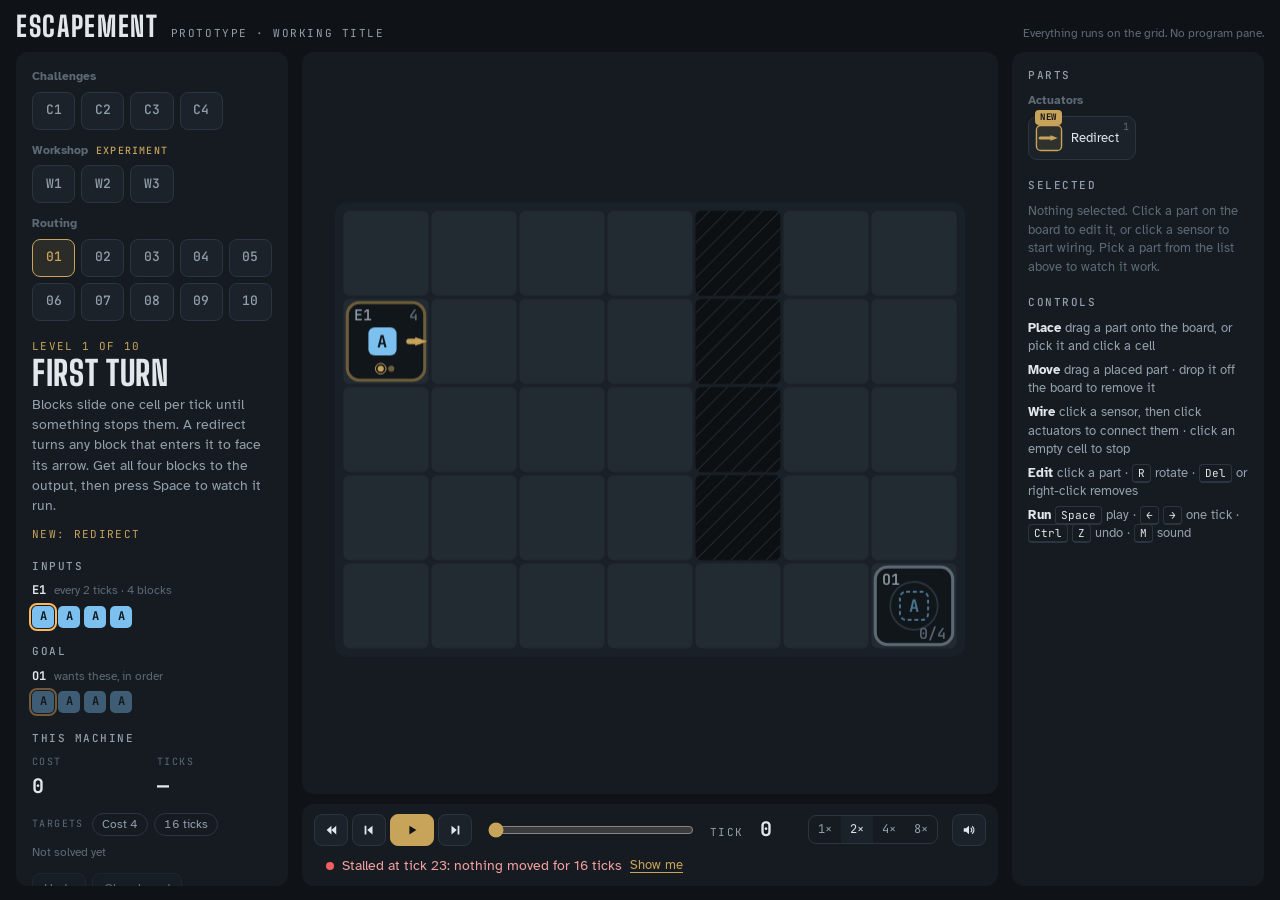
<file: docs/index.html>
<!doctype html>
<html lang="en">
<head>
<meta charset="utf-8">
<meta name="viewport" content="width=device-width, initial-scale=1, viewport-fit=cover">
<title>Escapement Prototype</title>
<meta name="claude:viewport-fit-sides" content="cover">
<link rel="preconnect" href="https://fonts.googleapis.com">
<link rel="preconnect" href="https://fonts.gstatic.com" crossorigin>
<link rel="stylesheet" href="https://fonts.googleapis.com/css2?family=Atkinson+Hyperlegible:wght@400;700&family=Big+Shoulders+Display:wght@700;800&family=JetBrains+Mono:wght@500;700&display=swap">
<style>
:root {
  /* Layout: workbench. Level brief | board with transport beneath | parts and inspector */
  --bg: #0f1317;
  --panel: #151b21;
  --panel-2: #1b222a;
  --board: #1a2027;
  --cell: #222a32;
  --plate: #262a24;
  --recess: #11161b;
  --wall: #0c1013;
  --line: #2c353f;
  --ink: #e2e7eb;
  --muted: #93a0ab;
  --faint: #5d6a76;
  --steel: #6d8594;
  --steel-ink: #b4c6d1;
  --steel-fill: rgba(109, 133, 148, 0.16);
  --brass: #c8a35a;
  --brass-dim: #6e5d3b;
  --brass-fill: rgba(200, 163, 90, 0.12);
  --lit: #ffb75e;
  --lit-fill: rgba(255, 183, 94, 0.22);
  --lit-soft: rgba(255, 183, 94, 0.08);
  --wire: #6a5134;
  --ok: #5cc694;
  --bad: #ef5f5f;
  --f-display: "Big Shoulders Display", "Arial Narrow", sans-serif;
  --f-body: "Atkinson Hyperlegible", system-ui, sans-serif;
  --f-mono: "JetBrains Mono", ui-monospace, monospace;
  color-scheme: dark;
}

[hidden] { display: none !important; }
html, body { height: 100%; }
body {
  margin: 0;
  background: var(--bg);
  color: var(--ink);
  font: 14px/1.45 var(--f-body);
}
button { font: inherit; color: inherit; }
:focus-visible { outline: 2px solid var(--lit); outline-offset: 2px; }

#app {
  box-sizing: border-box;
  height: 100%;
  display: flex;
  flex-direction: column;
  padding-left: max(16px, env(safe-area-inset-left, 0px));
  padding-right: max(16px, env(safe-area-inset-right, 0px));
}

.top {
  flex: none;
  display: flex;
  align-items: baseline;
  gap: 12px;
  flex-wrap: wrap;
  padding-block: 12px 10px;
}
.brand {
  font-family: var(--f-display);
  font-weight: 800;
  font-size: 28px;
  letter-spacing: 0.06em;
  text-transform: uppercase;
  line-height: 1;
}
.brand-tag {
  font-family: var(--f-mono);
  font-size: 11px;
  letter-spacing: 0.14em;
  text-transform: uppercase;
  color: var(--muted);
}
.top-note { margin-left: auto; color: var(--faint); font-size: 12px; }

.main {
  flex: 1;
  min-height: 0;
  display: grid;
  grid-template-columns: 272px minmax(0, 1fr) 252px;
  gap: 14px;
  padding-bottom: 14px;
}
.panel {
  background: var(--panel);
  border-radius: 12px;
  padding: 16px;
  overflow: auto;
  min-height: 0;
  min-width: 0;
  display: flex;
  flex-direction: column;
  gap: 18px;
}

h1 {
  margin: 2px 0 6px;
  font-family: var(--f-display);
  font-weight: 800;
  font-size: 34px;
  line-height: 0.95;
  letter-spacing: 0.02em;
  text-transform: uppercase;
  text-wrap: balance;
  overflow-wrap: anywhere;
}
h2 {
  margin: 0 0 8px;
  font-family: var(--f-mono);
  font-weight: 500;
  font-size: 11px;
  letter-spacing: 0.14em;
  text-transform: uppercase;
  color: var(--muted);
}
h3 {
  margin: 0 0 6px;
  font-size: 12px;
  font-weight: 700;
  color: var(--faint);
}
.eyebrow {
  margin: 0;
  font-family: var(--f-mono);
  font-size: 11px;
  letter-spacing: 0.12em;
  text-transform: uppercase;
  color: var(--brass);
}
.brief-text { margin: 0; color: var(--muted); max-width: 62ch; }
section { min-width: 0; }

/* Level list */
.levels { display: flex; flex-direction: column; gap: 12px; }
.lvl-group h3 { margin: 0 0 6px; }
.lvl-group .exp { margin-left: 4px; font-family: var(--f-mono); font-size: 10px; font-weight: 500; letter-spacing: 0.12em; text-transform: uppercase; color: var(--brass); }
.lvl-grid { display: grid; grid-template-columns: repeat(5, minmax(0, 1fr)); gap: 6px; }
.recipes { display: flex; flex-direction: column; gap: 6px; }
.recipe { display: flex; align-items: center; gap: 6px; color: var(--faint); font-family: var(--f-mono); font-size: 13px; }
.score.three { grid-template-columns: 1fr 1fr 1fr; }
.lvl {
  position: relative;
  display: grid;
  place-items: center;
  height: 38px;
  padding: 0;
  border: 1px solid var(--line);
  border-radius: 8px;
  background: var(--panel-2);
  color: var(--muted);
  font-family: var(--f-mono);
  font-size: 13px;
  font-weight: 500;
  font-variant-numeric: tabular-nums;
  cursor: pointer;
}
.lvl:hover { border-color: var(--brass-dim); color: var(--ink); }
.lvl[aria-current="true"] { border-color: var(--brass); background: var(--brass-fill); color: var(--brass); }
.lvl-done, .lvl-star { position: absolute; top: 3px; right: 3px; width: 11px; height: 11px; }
.lvl-done { color: var(--ok); }
.lvl-star { color: var(--brass); }
.newparts {
  margin: 10px 0 0;
  font-family: var(--f-mono);
  font-size: 11px;
  letter-spacing: 0.12em;
  text-transform: uppercase;
  color: var(--brass);
}
.pnew {
  position: absolute;
  top: -7px;
  left: 6px;
  padding: 1px 5px;
  border-radius: 4px;
  background: var(--brass);
  color: var(--bg);
  font-family: var(--f-mono);
  font-size: 9px;
  font-weight: 700;
  letter-spacing: 0.08em;
  text-transform: uppercase;
}
.targets { display: flex; flex-wrap: wrap; align-items: center; gap: 6px; margin-top: 12px; }
.tlabel { font-family: var(--f-mono); font-size: 10px; letter-spacing: 0.14em; text-transform: uppercase; color: var(--faint); margin-right: 2px; }
.tnote { font-size: 12px; color: var(--faint); }
.pill {
  display: inline-flex;
  align-items: center;
  gap: 4px;
  padding: 2px 9px;
  border: 1px solid var(--line);
  border-radius: 999px;
  font-size: 12px;
  color: var(--muted);
  font-variant-numeric: tabular-nums;
}
.pill.ok { border-color: var(--ok); color: var(--ok); }
.best { margin-top: 8px; }

/* Input / goal strips */
.io { display: flex; flex-direction: column; gap: 6px; }
.io + .io { margin-top: 10px; }
.io-head { display: flex; align-items: baseline; gap: 8px; }
.io-id { font-family: var(--f-mono); font-weight: 700; font-size: 12px; color: var(--ink); }
.io-meta { font-size: 12px; color: var(--faint); }
.strip { display: flex; flex-wrap: wrap; gap: 4px; align-items: center; }
.chip {
  display: inline-grid;
  place-items: center;
  width: 22px;
  height: 22px;
  border-radius: 5px;
  font-family: var(--f-mono);
  font-weight: 700;
  font-size: 12px;
  color: #10161b;
  transition: opacity 0.15s;
}
.strip[data-emit] .chip.used { opacity: 0.22; }
.strip[data-port] .chip { opacity: 0.4; }
.strip[data-port] .chip.done { opacity: 1; }
.chip.next { outline: 2px solid var(--lit); outline-offset: 1px; }
.chip.bad { outline: 2px solid var(--bad); outline-offset: 1px; opacity: 1; }
.repeat { font-size: 11px; color: var(--faint); margin-left: 2px; }
.mini { display: inline-grid; gap: 3px; padding: 6px; border-radius: 7px; border: 1px dashed var(--brass-dim); width: max-content; }
.mini .chip { opacity: 0.85; }

/* Score */
.score { display: grid; grid-template-columns: 1fr 1fr; gap: 10px; }
.stat { display: flex; flex-direction: column; gap: 2px; }
.stat-k { font-family: var(--f-mono); font-size: 10px; letter-spacing: 0.14em; text-transform: uppercase; color: var(--faint); }
.stat-v { font-family: var(--f-mono); font-size: 20px; font-weight: 700; font-variant-numeric: tabular-nums; }
.best { grid-column: 1 / -1; font-size: 12px; color: var(--faint); }
.actions { display: flex; flex-wrap: wrap; gap: 6px; }

.btn {
  padding: 6px 11px;
  border: 1px solid var(--line);
  border-radius: 8px;
  background: var(--panel-2);
  cursor: pointer;
  font-size: 13px;
}
.btn:hover { border-color: var(--brass-dim); }
.btn:disabled { opacity: 0.4; cursor: default; }
.btn.danger:hover { border-color: var(--bad); color: var(--bad); }
.btn.quiet { background: transparent; color: var(--muted); }

/* Stage */
.stage { min-width: 0; min-height: 0; display: flex; flex-direction: column; gap: 10px; }
.boardWrap {
  position: relative;
  flex: 1;
  min-height: 260px;
  border-radius: 12px;
  background: var(--panel);
  overflow: hidden;
}
#board { position: absolute; inset: 0; width: 100%; height: 100%; touch-action: none; user-select: none; }
.part { user-select: none; }
body.dragging, body.dragging * { cursor: grabbing !important; user-select: none; }
.toast {
  position: absolute;
  left: 50%;
  top: 12px;
  transform: translateX(-50%);
  max-width: calc(100% - 32px);
  padding: 7px 12px;
  border-radius: 8px;
  background: var(--panel-2);
  border: 1px solid var(--line);
  font-size: 13px;
  color: var(--ink);
  pointer-events: none;
  opacity: 0;
  transition: opacity 0.2s;
}
.toast.show { opacity: 1; }

.transport {
  flex: none;
  display: flex;
  flex-wrap: wrap;
  align-items: center;
  gap: 10px 14px;
  padding: 10px 12px;
  border-radius: 12px;
  background: var(--panel);
}
.tbtns { display: flex; gap: 4px; }
.tbtn {
  display: grid;
  place-items: center;
  width: 34px;
  height: 32px;
  border: 1px solid var(--line);
  border-radius: 8px;
  background: var(--panel-2);
  cursor: pointer;
}
.tbtn:hover { border-color: var(--brass-dim); }
.tbtn svg { width: 14px; height: 14px; fill: currentColor; }
.tbtn.play { width: 44px; color: var(--bg); background: var(--brass); border-color: var(--brass); }
.tbtn.play:hover { background: var(--lit); border-color: var(--lit); }
#scrub { flex: 1 1 180px; min-width: 120px; accent-color: var(--brass); }
.readout { display: flex; align-items: baseline; gap: 8px; min-width: 84px; }
.tnum { font-family: var(--f-mono); font-size: 20px; font-weight: 700; font-variant-numeric: tabular-nums; min-width: 2.2ch; text-align: right; }
.beat { font-family: var(--f-mono); font-size: 11px; letter-spacing: 0.12em; text-transform: uppercase; color: var(--muted); width: 4ch; }
.speed { display: flex; border: 1px solid var(--line); border-radius: 8px; overflow: hidden; }
.speed button { border: 0; background: transparent; padding: 5px 9px; font-family: var(--f-mono); font-size: 12px; color: var(--muted); cursor: pointer; }
.speed button[aria-pressed="true"] { background: var(--panel-2); color: var(--ink); }
.resultRow { flex-basis: 100%; display: flex; flex-wrap: wrap; align-items: center; gap: 8px 12px; }
.tests { display: flex; gap: 4px; }
.test {
  display: flex; align-items: center; gap: 6px;
  padding: 4px 9px;
  border: 1px solid var(--line);
  border-radius: 999px;
  background: transparent;
  font-size: 12px;
  color: var(--muted);
  cursor: pointer;
}
.test[aria-pressed="true"] { color: var(--ink); background: var(--panel-2); }
.dot { width: 8px; height: 8px; border-radius: 50%; background: var(--faint); flex: none; }
.dot.ok { background: var(--ok); }
.dot.bad { background: var(--bad); }
.result { display: flex; align-items: center; gap: 8px; min-width: 0; }
.result-msg { min-width: 0; }
.result.ok .result-msg { color: var(--ok); }
.result.bad .result-msg { color: #f3a0a0; }
.linkbtn { border: 0; background: none; padding: 0; color: var(--brass); text-decoration: underline; text-underline-offset: 3px; cursor: pointer; font-size: 13px; }
.linkbtn.quiet { margin-top: 12px; color: var(--faint); font-size: 12.5px; }
.linkbtn.quiet:hover { color: var(--muted); }
.btn.primary { background: var(--brass); border-color: var(--brass); color: var(--bg); font-weight: 700; }
.btn.primary:hover { background: var(--lit); border-color: var(--lit); }

/* Solve card */
.celebrate {
  position: absolute;
  inset: 0;
  display: grid;
  place-items: center;
  padding: 16px;
  background: rgba(9, 12, 16, 0.58);
}
.cel-card {
  width: min(380px, 100%);
  display: flex;
  flex-direction: column;
  gap: 12px;
  padding: 20px 22px;
  border: 1px solid var(--brass-dim);
  border-radius: 14px;
  background: var(--panel-2);
}
.cel-card .eyebrow { margin: 0; }
.cel-title {
  margin: 0;
  font-family: var(--f-display);
  font-weight: 800;
  font-size: 44px;
  line-height: 0.9;
  letter-spacing: 0.03em;
  text-transform: uppercase;
  color: var(--ink);
}
.cel-sub { margin: 0; color: var(--muted); font-size: 13.5px; }
.cel-rows { display: flex; flex-direction: column; gap: 6px; padding-block: 4px; }
.cel-row { display: grid; grid-template-columns: 48px 44px minmax(0, 1fr) auto; align-items: baseline; gap: 8px; }
.cel-k { font-family: var(--f-mono); font-size: 10px; letter-spacing: 0.14em; text-transform: uppercase; color: var(--faint); }
.cel-v { font-family: var(--f-mono); font-size: 22px; font-weight: 700; font-variant-numeric: tabular-nums; }
.cel-t { font-size: 12.5px; color: var(--muted); }
.cel-t.ok { color: var(--ok); }
.cel-new { font-family: var(--f-mono); font-size: 10px; letter-spacing: 0.1em; text-transform: uppercase; color: var(--lit); }
.cel-actions { display: flex; flex-wrap: wrap; justify-content: flex-end; gap: 8px; margin-top: 4px; }
@media (prefers-reduced-motion: no-preference) {
  .celebrate:not([hidden]) .cel-card { animation: pop-in 0.3s cubic-bezier(0.2, 0.9, 0.3, 1.25); }
  .boardWrap.shake { animation: shake 0.32s; }
}
@keyframes pop-in { from { transform: scale(0.92); opacity: 0; } to { transform: none; opacity: 1; } }
@keyframes shake {
  0%, 100% { transform: none; }
  25% { transform: translateX(-5px); }
  50% { transform: translateX(4px); }
  75% { transform: translateX(-2px); }
}

/* Parts palette */
.pgroup + .pgroup { margin-top: 12px; }
.pgrid { display: grid; grid-template-columns: 1fr 1fr; gap: 5px; }
.part {
  position: relative;
  display: flex;
  align-items: center;
  gap: 6px;
  padding: 5px 6px 5px 4px;
  border: 1px solid var(--line);
  border-radius: 9px;
  background: var(--panel-2);
  cursor: pointer;
  text-align: left;
  min-width: 0;
}
.part:hover { border-color: var(--brass-dim); }
.part[aria-pressed="true"] { border-color: var(--brass); background: var(--brass-fill); }
.part canvas { width: 32px; height: 32px; flex: none; }
.pname { font-size: 12.5px; min-width: 0; overflow: hidden; text-overflow: ellipsis; white-space: nowrap; padding-right: 8px; }
.pkey { position: absolute; top: 3px; right: 6px; font-family: var(--f-mono); font-size: 10px; color: var(--faint); }

/* Inspector */
.insp-head { display: flex; align-items: center; gap: 10px; }
.insp-head canvas { width: 40px; height: 40px; flex: none; }
.insp-name { font-family: var(--f-display); font-weight: 800; font-size: 22px; text-transform: uppercase; letter-spacing: 0.03em; line-height: 1; }
.insp-fam { font-size: 12px; color: var(--faint); }
.insp-desc { margin: 10px 0 0; color: var(--muted); font-size: 13px; }
.demo { margin: 12px 0 0; }
.demo canvas { display: block; max-width: 100%; }
.demo figcaption { margin-top: 6px; color: var(--faint); font-size: 12px; line-height: 1.4; }
.fields { display: flex; flex-direction: column; gap: 10px; margin-top: 12px; }
.field { display: flex; flex-direction: column; gap: 5px; }
.flabel { font-size: 12px; color: var(--faint); }
.seg { display: flex; flex-wrap: wrap; gap: 4px; }
.seg button {
  min-width: 30px;
  height: 28px;
  padding: 0 7px;
  border: 1px solid var(--line);
  border-radius: 7px;
  background: var(--panel-2);
  cursor: pointer;
  font-family: var(--f-mono);
  font-size: 13px;
}
.seg button[aria-pressed="true"] { border-color: var(--brass); color: var(--brass); background: var(--brass-fill); }
.seg button.chip-btn { color: #10161b; font-weight: 700; border-color: transparent; }
.seg button.chip-btn[aria-pressed="true"] { outline: 2px solid var(--lit); outline-offset: 1px; }
.seg button:disabled { opacity: 0.3; cursor: not-allowed; }
.stepper { display: flex; align-items: center; gap: 6px; }
.stepper span { font-family: var(--f-mono); font-weight: 700; min-width: 2ch; text-align: center; }
.check { display: flex; align-items: center; gap: 8px; font-size: 13px; cursor: pointer; }
.check input { accent-color: var(--brass); width: 16px; height: 16px; }
.wires { display: flex; align-items: center; justify-content: space-between; gap: 8px; font-size: 13px; color: var(--muted); }
.wirebox {
  display: flex;
  flex-direction: column;
  align-items: flex-start;
  gap: 8px;
  padding: 9px 11px;
  border: 1px dashed var(--line);
  border-radius: 8px;
  font-size: 13px;
  color: var(--muted);
}
.wirebox.on { border-style: solid; border-color: var(--lit); background: var(--lit-soft); color: var(--ink); }
.hint { margin: 0; color: var(--faint); font-size: 13px; }

.help { margin: 0; padding: 0; list-style: none; display: flex; flex-direction: column; gap: 6px; font-size: 12.5px; color: var(--muted); }
.help b { color: var(--ink); font-weight: 700; }
kbd {
  font-family: var(--f-mono);
  font-size: 11px;
  padding: 1px 5px;
  border: 1px solid var(--line);
  border-bottom-width: 2px;
  border-radius: 4px;
  color: var(--ink);
}

@media (max-width: 1080px) {
  .main { grid-template-columns: 240px minmax(0, 1fr) 224px; }
  h1 { font-size: 28px; }
}
@media (max-width: 900px) {
  #app { height: auto; min-height: 100%; }
  .main { grid-template-columns: minmax(0, 1fr); }
  .panel { overflow: visible; }
  .boardWrap { flex: none; min-height: 0; aspect-ratio: var(--ar, 1.4); max-height: 80vh; }
  .pgrid { grid-template-columns: repeat(auto-fill, minmax(124px, 1fr)); }
  .top-note { display: none; }
}
@media (prefers-reduced-motion: reduce) {
  .chip, .toast { transition: none; }
}

</style>

</head>
<body>
<div id="app">
  <header class="top">
    <span class="brand">Escapement</span>
    <span class="brand-tag">prototype · working title</span>
    <span class="top-note">Everything runs on the grid. No program pane.</span>
  </header>

  <div class="main">
    <aside class="panel" aria-label="Level">
      <nav class="levels" id="levels" aria-label="Levels"></nav>
      <section id="levelInfo"></section>
      <section id="scoreBox"></section>
    </aside>

    <section class="stage" aria-label="Board">
      <div class="boardWrap" id="boardWrap">
        <canvas id="board" aria-label="Puzzle board"></canvas>
        <div class="toast" id="toast" role="status"></div>
        <div class="celebrate" id="celebrate" hidden>
          <div class="cel-card" role="dialog" aria-labelledby="celTitle">
            <p class="eyebrow" id="celEyebrow">Level</p>
            <h2 class="cel-title" id="celTitle">Solved</h2>
            <p class="cel-sub" id="celSub"></p>
            <div class="cel-rows" id="celRows"></div>
            <div class="cel-actions">
              <button class="btn" id="celStay">Keep tinkering</button>
              <button class="btn primary" id="celNext">Next level</button>
            </div>
          </div>
        </div>
      </div>
      <div class="transport">
        <div class="tbtns">
          <button class="tbtn" id="bReset" aria-label="Back to the start" title="Back to the start (Home)"><svg viewBox="0 0 16 16"><path d="M8.5 3 3 8l5.5 5zM14 3 8.5 8l5.5 5z"/></svg></button>
          <button class="tbtn" id="bBack" aria-label="Back one tick" title="Back one tick (←)"><svg viewBox="0 0 16 16"><path d="M12 3 6 8l6 5zM3 3h2v10H3z"/></svg></button>
          <button class="tbtn play" id="bPlay" aria-label="Play" title="Play (Space)"><svg viewBox="0 0 16 16"><path id="playIcon" d="M5 3l8 5-8 5z"/></svg></button>
          <button class="tbtn" id="bFwd" aria-label="Forward one tick" title="Forward one tick (→)"><svg viewBox="0 0 16 16"><path d="M4 3l6 5-6 5zM11 3h2v10h-2z"/></svg></button>
        </div>
        <input type="range" id="scrub" min="0" max="0" step="1" value="0" aria-label="Scrub through the run">
        <div class="readout">
          <span class="beat">Tick</span>
          <span class="tnum" id="tnum">0</span>
        </div>
        <div class="speed" role="group" aria-label="Speed in ticks per second" id="speed">
          <button data-speed="1">1×</button><button data-speed="2">2×</button><button data-speed="4">4×</button><button data-speed="8">8×</button>
        </div>
        <button class="tbtn" id="bMute" aria-label="Mute sound" title="Sound on (M)">
          <svg viewBox="0 0 16 16" aria-hidden="true">
            <path d="M2 6h2.6L8 3.2v9.6L4.6 10H2z"/>
            <g id="sndOn" fill="none" stroke="currentColor" stroke-width="1.4" stroke-linecap="round"><path d="M10.3 5.8a3 3 0 0 1 0 4.4"/><path d="M12 4.2a5.4 5.4 0 0 1 0 7.6"/></g>
            <g id="sndOff" fill="none" stroke="currentColor" stroke-width="1.5" stroke-linecap="round" hidden><path d="M10.5 6l3.5 4M14 6l-3.5 4"/></g>
          </svg>
        </button>
        <div class="resultRow">
          <div class="tests" id="tests"></div>
          <div class="result" id="result"></div>
        </div>
      </div>
    </section>

    <aside class="panel" aria-label="Parts">
      <section id="palette"></section>
      <section id="inspector"></section>
      <section>
        <h2>Controls</h2>
        <ul class="help">
          <li><b>Place</b> drag a part onto the board, or pick it and click a cell</li>
          <li><b>Move</b> drag a placed part · drop it off the board to remove it</li>
          <li><b>Wire</b> click a sensor, then click actuators to connect them · click an empty cell to stop</li>
          <li><b>Edit</b> click a part · <kbd>R</kbd> rotate · <kbd>Del</kbd> or right-click removes</li>
          <li><b>Run</b> <kbd>Space</kbd> play · <kbd>←</kbd> <kbd>→</kbd> one tick · <kbd>Ctrl</kbd> <kbd>Z</kbd> undo · <kbd>M</kbd> sound</li>
        </ul>
      </section>
    </aside>
  </div>
</div>

<script>
'use strict';
/* ============================================================
   Escapement simulation. Pure and deterministic:
   board state in, next state out. Each tick has two beats:
     tick  (move beat)   blocks slide one cell; nothing electrical changes
     tock  (signal beat) sensors read, wires carry, actuators snap
   An actuator's state during a move is whatever the previous tock set.
   ============================================================ */

const DIRS = { N: [0, -1], E: [1, 0], S: [0, 1], W: [-1, 0] };
const DIR_ORDER = ['N', 'E', 'S', 'W'];
const key = (x, y) => x + ',' + y;
const unkey = (k) => k.split(',').map(Number);

const TILE_DEFS = {
  source:   { family: 'actuator', name: 'Source',   cost: 6, desc: 'Releases a block of its symbol each tick its exit is clear. Once wired, it only releases while lit. A blocked source waits; it never crashes.' },
  join:     { family: 'static',   name: 'Join',     cost: 3, desc: 'Two blocks entering on the same tick that match its recipe fuse into the product, which leaves along its arrow. A lone block passes straight through untouched.' },
  filter:   { family: 'static',   name: 'Filter',   cost: 3, desc: 'Blocks with this symbol take this heading. Others pass straight through.' },
  drain:    { family: 'static',   name: 'Drain',    cost: 2, desc: 'Removes any block that enters.' },
  presence: { family: 'sensor',   name: 'Presence', cost: 2, desc: 'Lit while any block sits on it.' },
  kind:     { family: 'sensor',   name: 'Kind',     cost: 3, desc: 'Lit while a block with this symbol sits on it.' },
  clock:    { family: 'sensor',   name: 'Clock',    cost: 2, desc: 'Alternates every tick: lit, dark, lit, dark.' },
  toggle:   { family: 'sensor',   name: 'Toggle',   cost: 2, desc: 'Flips between dark and lit each time a block arrives. Starts dark.' },
  redirect: { family: 'actuator', name: 'Redirect', cost: 2, desc: 'Blocks entering take this heading. Once wired, it only turns them while lit; dark, they pass straight through.' },
  gate:     { family: 'actuator', name: 'Gate',     cost: 2, desc: 'The block on it cannot leave. Once wired, it only holds while lit.' },
};
// Actuators with no wire are always on: an unwired redirect is a plain turn, an unwired gate a stop.
const TOOL_ORDER = ['source', 'redirect', 'gate', 'join', 'filter', 'drain', 'presence', 'kind', 'clock', 'toggle'];
const isSensorType = (t) => !!TILE_DEFS[t] && TILE_DEFS[t].family === 'sensor';
const isActuatorType = (t) => !!TILE_DEFS[t] && TILE_DEFS[t].family === 'actuator';

/* ---------- Levels ----------
   Each level has a reference machine (`ref`, shown on request: a working solution,
   not necessarily the best) and targets (`par`) for cost and ticks. The targets
   are the best machines found so far, and may come from two different machines,
   so meeting both at once can be harder than meeting each. test.js proves every
   reference and target machine. */
const R = (dir) => ({ type: 'redirect', dir });
const SRC = (sym, dir) => ({ type: 'source', sym, dir });
const JOIN = (out, dir) => ({ type: 'join', out, dir });
// Every part except the clock: the challenges all offer the same kit.
const KIT = ['source', 'join', 'redirect', 'gate', 'filter', 'drain', 'presence', 'kind', 'toggle'];
const LEVELS = [
  {
    id: 'first-turn', name: 'First Turn', w: 7, h: 5,
    brief: 'Blocks slide one cell per tick until something stops them. A redirect turns any block that enters it to face its arrow. Get all four blocks to the output, then press Space to watch it run.',
    tools: ['redirect'],
    walls: [[4, 0], [4, 1], [4, 2], [4, 3]],
    emitters: [{ id: 'E1', x: 0, y: 1, dir: 'E', period: 2, seq: 'AAAA' }],
    ports: [{ id: 'O1', x: 6, y: 4, expect: 'AAAA' }],
    par: { cost: 4, ticks: 16 },
    ref: { tiles: { '3,1': R('S'), '3,4': R('E') }, links: [] },
  },
  {
    id: 'sorting-office', name: 'Sorting Office', w: 8, h: 6,
    brief: 'A filter only turns blocks that carry its symbol. A drain swallows whatever enters it. Send A and B to their outputs and get rid of every C. One machine has to pass both tests.',
    tools: ['redirect', 'filter', 'drain'],
    emitters: [{ id: 'E1', x: 0, y: 2, dir: 'E', period: 2, seq: 'ABCABCAB' }],
    ports: [{ id: 'OA', x: 2, y: 0, expect: 'AAA' }, { id: 'OB', x: 6, y: 5, expect: 'BBB' }],
    tests: [{}, { emit: { E1: 'BACCABBA' } }],
    par: { cost: 8, ticks: 24 },
    ref: {
      tiles: {
        '2,2': { type: 'filter', dir: 'N', sym: 'A' }, '4,2': { type: 'filter', dir: 'S', sym: 'C' },
        '4,3': { type: 'drain' }, '6,2': R('S'),
      },
      links: [],
    },
  },
  {
    id: 'two-rows', name: 'Two Rows', w: 8, h: 6,
    brief: 'Blocks that reach a plate slide until they hit its far wall, then stay put. Fill the plate with the picture shown. When it matches, it clears for another round.',
    tools: ['redirect', 'filter'],
    emitters: [{ id: 'E1', x: 0, y: 2, dir: 'E', period: 2, seq: 'AB', cycle: true }],
    plates: [{ id: 'P1', x: 5, y: 1, w: 3, h: 2, pattern: ['AAA', 'BBB'], need: 2 }],
    par: { cost: 5, ticks: 28 },
    ref: { tiles: { '3,2': { type: 'filter', dir: 'N', sym: 'A' }, '3,1': R('E') }, links: [] },
  },
  {
    id: 'even-split', name: 'Even Split', w: 8, h: 6,
    brief: 'Every block looks the same, so no filter can tell them apart, and each output wants exactly three. To wire a sensor, click it, then click a redirect. Once wired, a redirect only turns blocks while its wire is lit.',
    tools: ['redirect', 'presence', 'clock', 'toggle'],
    emitters: [{ id: 'E1', x: 0, y: 2, dir: 'E', period: 2, seq: 'AAAAAA' }],
    ports: [{ id: 'O1', x: 4, y: 0, expect: 'AAA' }, { id: 'O2', x: 6, y: 5, expect: 'AAA' }],
    par: { cost: 6, ticks: 20 },
    ref: {
      tiles: { '3,2': { type: 'toggle' }, '4,2': R('N'), '6,2': R('S') },
      links: [{ from: '3,2', to: '4,2', path: [[3, 2], [3, 3], [4, 3], [4, 2]] }],
    },
  },
  {
    id: 'on-cue', name: 'On Cue', w: 8, h: 6,
    brief: 'These emitters wait to be told. On each tick their wire is lit, they release one block. Interleave A and B at the output.',
    tools: ['redirect', 'presence', 'kind', 'clock'],
    emitters: [
      { id: 'EA', x: 2, y: 0, dir: 'S', mode: 'pull', seq: 'AAAA' },
      { id: 'EB', x: 0, y: 3, dir: 'E', mode: 'pull', seq: 'BBBB' },
    ],
    ports: [{ id: 'O1', x: 7, y: 3, expect: 'ABABABAB' }],
    par: { cost: 6, ticks: 16 },
    ref: {
      tiles: { '2,3': R('E'), '5,0': { type: 'clock', k: 0 }, '2,1': { type: 'presence' } },
      links: [
        { from: '5,0', to: '2,0', path: [[5, 0], [4, 0], [3, 0], [2, 0]] },
        { from: '2,1', to: '0,3', path: [[2, 1], [1, 1], [0, 1], [0, 2], [0, 3]] },
      ],
    },
  },
  {
    id: 'zipper', name: 'Zipper', w: 8, h: 6,
    brief: 'Both emitters fire on the same beat, and the two lanes meet at a single cell. Get them to take turns.',
    tools: ['redirect', 'gate', 'presence', 'kind', 'clock'],
    emitters: [
      { id: 'EA', x: 0, y: 3, dir: 'E', period: 2, seq: 'AAAA' },
      { id: 'EB', x: 3, y: 0, dir: 'S', period: 2, seq: 'BBBB' },
    ],
    ports: [{ id: 'O1', x: 7, y: 3, expect: 'ABABABAB' }],
    par: { cost: 6, ticks: 15 },
    ref: {
      tiles: { '3,3': R('E'), '2,3': { type: 'presence' }, '3,2': { type: 'gate' } },
      links: [{ from: '2,3', to: '3,2', path: [[2, 3], [2, 2], [3, 2]] }],
    },
  },
  {
    id: 'swap-pairs', name: 'Swap Pairs', w: 9, h: 6,
    brief: 'Every A arrives just ahead of its B. The output wants each pair the other way around.',
    tools: ['redirect', 'gate', 'filter', 'presence', 'kind', 'clock'],
    emitters: [{ id: 'E1', x: 0, y: 3, dir: 'E', period: 2, seq: 'ABABABAB' }],
    ports: [{ id: 'O1', x: 8, y: 3, expect: 'BABABABA' }],
    par: { cost: 9, ticks: 24 },
    ref: {
      tiles: {
        '2,3': { type: 'filter', dir: 'N', sym: 'A' }, '2,2': R('E'), '5,2': { type: 'gate' }, '6,2': R('S'), '6,3': R('E'),
        '4,3': { type: 'presence' },
      },
      links: [{ from: '4,3', to: '5,2', path: [[4, 3], [4, 2], [5, 2]] }],
    },
  },
  {
    id: 'crossroads', name: 'Crossroads', w: 9, h: 7,
    brief: 'Two roads cross in the middle of town, and the traffic never settles into a rhythm. Get every car home.',
    tools: ['redirect', 'gate', 'presence', 'kind', 'clock'],
    walls: [
      [0, 0], [1, 0], [2, 0], [0, 1], [1, 1], [2, 1], [6, 0], [7, 0], [8, 0], [6, 1], [7, 1], [8, 1],
      [0, 5], [1, 5], [2, 5], [0, 6], [1, 6], [2, 6], [6, 5], [7, 5], [8, 5], [6, 6], [7, 6], [8, 6],
    ],
    emitters: [
      { id: 'EA', x: 0, y: 3, dir: 'E', period: 3, seq: 'AAAAAAAAAA' },
      { id: 'EB', x: 4, y: 6, dir: 'N', period: 5, seq: 'BBBBBB' },
    ],
    ports: [{ id: 'OA', x: 8, y: 3, expect: 'AAAAAAAAAA' }, { id: 'OB', x: 4, y: 0, expect: 'BBBBBB' }],
    par: { cost: 4, ticks: 36 },
    ref: {
      tiles: { '3,3': { type: 'presence' }, '4,4': { type: 'gate' } },
      links: [{ from: '3,3', to: '4,4', path: [[3, 3], [3, 4], [4, 4]] }],
    },
  },
  {
    id: 'four-ways', name: 'Four Ways', w: 9, h: 7,
    brief: 'Eight identical blocks, four outputs, two each. A toggle only knows odd from even.',
    tools: ['redirect', 'gate', 'filter', 'drain', 'presence', 'kind', 'clock', 'toggle'],
    emitters: [{ id: 'E1', x: 0, y: 3, dir: 'E', period: 2, seq: 'AAAAAAAA' }],
    ports: [
      { id: 'O1', x: 3, y: 0, expect: 'AA' }, { id: 'O2', x: 0, y: 1, expect: 'AA' },
      { id: 'O3', x: 8, y: 3, expect: 'AA' }, { id: 'O4', x: 5, y: 6, expect: 'AA' },
    ],
    par: { cost: 10, ticks: 23 },
    ref: {
      tiles: {
        '2,3': { type: 'toggle' }, '3,3': R('N'),
        '3,2': { type: 'toggle' }, '3,1': R('W'),
        '4,3': { type: 'toggle' }, '5,3': R('S'),
      },
      links: [
        { from: '2,3', to: '3,3', path: [[2, 3], [2, 4], [3, 4], [3, 3]] },
        { from: '3,2', to: '3,1', path: [[3, 2], [4, 2], [4, 1], [3, 1]] },
        { from: '4,3', to: '5,3', path: [[4, 3], [4, 4], [5, 4], [5, 3]] },
      ],
    },
  },
  {
    id: 'checkerboard', name: 'Checkerboard', w: 9, h: 7,
    brief: 'Columns fill from the bottom up. Lay the checkerboard twice. This one takes some planning.',
    tools: ['redirect', 'gate', 'filter', 'drain', 'presence', 'kind', 'clock', 'toggle'],
    emitters: [{ id: 'E1', x: 0, y: 1, dir: 'E', period: 2, seq: 'AB', cycle: true }],
    plates: [{ id: 'P1', x: 6, y: 5, w: 2, h: 2, pattern: ['AB', 'BA'], need: 2 }],
    par: { cost: 19, ticks: 26 },
    ref: {
      tiles: {
        '2,1': { type: 'filter', dir: 'S', sym: 'A' }, '2,2': { type: 'toggle' }, '2,3': R('E'), '2,4': R('E'),
        '5,4': R('E'), '6,4': R('S'), '7,3': R('S'), '4,1': { type: 'toggle' }, '5,1': R('S'), '7,1': R('S'),
      },
      links: [
        { from: '2,2', to: '2,3', path: [[2, 2], [1, 2], [1, 3], [2, 3]] },
        { from: '4,1', to: '5,1', path: [[4, 1], [4, 0], [5, 0], [5, 1]] },
      ],
    },
  },

  /* ---------- Workshop: construction levels (experiment) ----------
     Nothing is placed for you except the output. You place the sources, so all
     timing is your own, and joins turn ingredients into products. Area (open
     cells the machine uses) is a third score. */
  {
    id: 'first-join', name: 'First Join', group: 'Workshop', w: 12, h: 8,
    brief: 'Nothing is placed for you this time. Put down sources wherever you like, then send an A and a B into a join on the same tick to make a C. The output wants six.',
    tools: ['source', 'join', 'redirect'],
    sources: ['A', 'B'], recipes: [['A', 'B', 'C']],
    walls: [[8, 2], [9, 2], [10, 2], [8, 4], [9, 4], [10, 4]],
    ports: [{ id: 'O1', x: 11, y: 3, expect: 'CCCCCC' }],
    par: { cost: 15, ticks: 11, area: 6 },
    ref: { tiles: { '7,3': { type: 'join', out: 'C', dir: 'E' }, '6,3': { type: 'source', sym: 'A', dir: 'E' }, '7,2': { type: 'source', sym: 'B', dir: 'S' } }, links: [] },
  },
  {
    id: 'double-up', name: 'Double Up', group: 'Workshop', w: 14, h: 9,
    brief: 'A D takes two Cs arriving together. Sources are expensive.',
    tools: ['source', 'join', 'redirect', 'gate', 'filter', 'drain', 'presence', 'kind', 'toggle'],
    sources: ['A', 'B'], recipes: [['A', 'B', 'C'], ['C', 'C', 'D']],
    ports: [{ id: 'O1', x: 13, y: 4, expect: 'DDDD' }],
    par: { cost: 30, ticks: 7, area: 7 },
    ref: {
      tiles: {
        '12,4': { type: 'join', out: 'D', dir: 'E' },
        '11,4': { type: 'join', out: 'C', dir: 'E' }, '10,4': { type: 'source', sym: 'A', dir: 'E' }, '11,3': { type: 'source', sym: 'B', dir: 'S' },
        '12,5': { type: 'join', out: 'C', dir: 'N' }, '11,5': { type: 'source', sym: 'A', dir: 'E' }, '12,6': { type: 'source', sym: 'B', dir: 'N' },
      },
      links: [],
    },
  },
  {
    id: 'bakery', name: 'Bakery', group: 'Workshop', w: 14, h: 9,
    brief: 'Fill the tray: Cs down the left, Ds down the right, twice.',
    tools: ['source', 'join', 'redirect', 'gate', 'filter', 'drain', 'presence', 'kind', 'toggle'],
    sources: ['A', 'B'], recipes: [['A', 'B', 'C'], ['C', 'A', 'D']],
    plates: [{ id: 'P1', x: 11, y: 6, w: 2, h: 2, pattern: ['CD', 'CD'], need: 2 }],
    par: { cost: 36, ticks: 9, area: 14 },
    ref: {
      tiles: {
        '11,3': { type: 'join', out: 'C', dir: 'S' }, '10,3': { type: 'source', sym: 'A', dir: 'E' }, '11,2': { type: 'source', sym: 'B', dir: 'S' },
        '12,2': { type: 'join', out: 'C', dir: 'S' }, '12,1': { type: 'source', sym: 'B', dir: 'S' }, '13,2': { type: 'source', sym: 'A', dir: 'W' },
        '12,4': { type: 'join', out: 'D', dir: 'S' }, '13,6': { type: 'source', sym: 'A', dir: 'N' }, '13,4': R('W'),
      },
      links: [],
    },
  },

  /* ---------- Challenges ----------
     Goal-only puzzles: the brief says what to make and nothing about how.
     SPOILERS: each ref below is a complete working machine. */
  {
    id: 'call-and-response', name: 'Call and Response', group: 'Challenges', difficulty: 'Medium', w: 12, h: 8,
    brief: 'Ds and Es, taking turns, starting with a D.',
    tools: KIT, sourceLimit: 1,
    sources: ['A', 'B', 'C'], recipes: [['A', 'B', 'D'], ['B', 'C', 'E']],
    ports: [{ id: 'O1', x: 11, y: 4, expect: 'DEDEDEDE' }],
    par: { cost: 26, ticks: 12, area: 6 },
    ref: {
      tiles: {
        '0,4': SRC('B', 'E'), '1,4': { type: 'toggle' }, '2,4': R('N'), '2,3': R('E'), '3,3': { type: 'presence' },
        '5,3': JOIN('D', 'E'), '5,2': SRC('A', 'S'), '3,4': { type: 'presence' }, '5,4': JOIN('E', 'E'), '5,5': SRC('C', 'N'),
        '8,3': R('S'), '8,4': R('E'), '6,4': R('S'), '6,5': R('E'), '7,5': R('N'), '7,4': R('E'),
      },
      links: [{ from: '1,4', to: '2,4' }, { from: '3,3', to: '5,2' }, { from: '3,4', to: '5,5' }],
    },
  },
  {
    id: 'matchmaker', name: 'Matchmaker', group: 'Challenges', difficulty: 'Medium', w: 12, h: 8,
    brief: 'Each A that comes in should leave as a D, and each B as an E, in the order they arrived. One machine has to pass both tests.',
    tools: KIT, sourceLimit: 1,
    sources: ['X'], recipes: [['A', 'X', 'D'], ['B', 'X', 'E']],
    emitters: [{ id: 'E1', x: 0, y: 4, dir: 'E', period: 2, seq: 'AABABBBA' }],
    ports: [{ id: 'O1', x: 11, y: 4, expect: 'DDEDEEED' }],
    tests: [{}, { emit: { E1: 'BABBAAAB' }, expect: { O1: 'EDEEDDDE' } }],
    par: { cost: 21, ticks: 26, area: 13 },
    ref: {
      tiles: {
        '3,4': { type: 'presence' }, '4,4': { type: 'kind', sym: 'B' }, '7,1': SRC('X', 'S'), '7,2': R('E'), '8,2': R('S'),
        '7,4': JOIN('D', 'E'), '8,4': JOIN('E', 'E'),
      },
      links: [{ from: '3,4', to: '7,1' }, { from: '4,4', to: '7,2' }],
    },
  },
  {
    id: 'two-step', name: 'Two-Step', group: 'Challenges', difficulty: 'Very difficult', w: 12, h: 8,
    brief: 'Two Ds, then two Es, then the same again.',
    tools: KIT, sourceLimit: 1,
    sources: ['A', 'B', 'C'], recipes: [['A', 'B', 'D'], ['B', 'C', 'E']],
    ports: [{ id: 'O1', x: 11, y: 4, expect: 'DDEEDDEE' }],
    par: { cost: 36, ticks: 16, area: 15 },
    ref: {
      tiles: {
        '0,4': SRC('B', 'E'), '1,4': { type: 'toggle' }, '2,4': R('N'), '2,3': R('E'), '3,3': { type: 'toggle' }, '4,3': R('S'), '4,4': R('E'),
        '6,4': R('S'), '7,4': R('N'), '7,3': R('E'), '8,3': { type: 'presence' }, '10,3': JOIN('D', 'S'), '10,2': SRC('A', 'S'),
        '6,5': R('E'), '8,5': { type: 'presence' }, '10,5': JOIN('E', 'N'), '10,6': SRC('C', 'N'), '10,4': R('E'),
      },
      links: [{ from: '1,4', to: '2,4' }, { from: '3,3', to: '6,4' }, { from: '8,3', to: '10,2' }, { from: '8,5', to: '10,6' }],
    },
  },
  {
    id: 'waltz', name: 'Waltz', group: 'Challenges', difficulty: 'Very difficult', w: 12, h: 8,
    brief: 'Two Ds and then an E, three times over.',
    tools: KIT, sourceLimit: 1,
    sources: ['A', 'B', 'C'], recipes: [['A', 'B', 'D'], ['A', 'C', 'E']],
    ports: [{ id: 'O1', x: 11, y: 4, expect: 'DDEDDEDDE' }],
    par: { cost: 33, ticks: 15, area: 11 },
    ref: {
      tiles: {
        '1,3': SRC('A', 'E'), '1,1': SRC('C', 'E'), '2,1': { type: 'gate' }, '3,1': { type: 'presence' }, '4,1': { type: 'presence' },
        '5,1': R('S'), '5,3': JOIN('E', 'S'), '5,4': R('E'), '6,3': { type: 'presence' }, '8,3': JOIN('D', 'S'), '8,2': SRC('B', 'S'), '8,4': R('E'),
      },
      links: [{ from: '3,1', to: '2,1' }, { from: '4,1', to: '2,1' }, { from: '6,3', to: '8,2' }],
    },
  },
];

/* ---------- Level helpers ---------- */
function levelTests(level) {
  return level.tests && level.tests.length ? level.tests : [{}];
}

function compileLevel(level, test) {
  test = test || {};
  const walls = new Set((level.walls || []).map(([x, y]) => key(x, y)));
  const emitters = (level.emitters || []).map((e) => Object.assign(
    { period: 2, phase: 0, mode: 'push', cycle: false }, e,
    { seq: Array.from((test.emit && test.emit[e.id]) || e.seq) }));
  const ports = (level.ports || []).map((p) => Object.assign({}, p,
    { expect: Array.from((test.expect && test.expect[p.id]) || p.expect) }));
  const plates = (level.plates || []).map((p) => Object.assign({}, p,
    { pattern: p.pattern.map((r) => Array.from(r)) }));
  const emitAt = new Map(), portAt = new Map(), plateAt = new Map();
  emitters.forEach((e, i) => emitAt.set(key(e.x, e.y), i));
  ports.forEach((p, i) => portAt.set(key(p.x, p.y), i));
  plates.forEach((p, i) => {
    for (let dy = 0; dy < p.h; dy++) for (let dx = 0; dx < p.w; dx++) {
      plateAt.set(key(p.x + dx, p.y + dy), { i, sym: p.pattern[dy][dx] });
    }
  });
  const recipes = (level.recipes || []).map(([a, b, out]) => ({ a, b, out }));
  return { W: level.w, H: level.h, walls, emitters, ports, plates, emitAt, portAt, plateAt, recipes, sources: level.sources || [] };
}

function validLinks(C, sol) {
  return (sol.links || []).filter((l) => {
    const a = sol.tiles[l.from], b = sol.tiles[l.to];
    if (!a || !isSensorType(a.type)) return false;
    if (b && isActuatorType(b.type)) return true;
    const ei = C.emitAt.get(l.to);
    return ei !== undefined && C.emitters[ei].mode === 'pull';
  });
}

function solutionCost(sol) {
  return Object.values(sol.tiles || {}).reduce((a, t) => a + TILE_DEFS[t.type].cost, 0);
}

/* ---------- Simulation ---------- */
function simulate(level, testIndex, sol, limitOverride) {
  const test = levelTests(level)[testIndex] || {};
  const C = compileLevel(level, test);
  const limit = limitOverride || level.limit || 300;
  const tiles = sol.tiles || {};
  const tileList = Object.entries(tiles);
  const links = validLinks(C, sol);
  const wiredTo = new Set(links.map((l) => l.to));
  const sourceList = tileList.filter(([, t]) => t.type === 'source');
  const recipeFor = (out) => C.recipes.find((r) => r.out === out);
  // Area: open-floor cells the machine uses, whether by a part or a passing block.
  const isFloor = (k) => !C.walls.has(k) && !C.emitAt.has(k) && !C.portAt.has(k) && !C.plateAt.has(k);
  const used = new Set(Object.keys(tiles).filter(isFloor));

  let blocks = [];
  let nextId = 1;
  const sensors = {};
  const act = {};
  for (const [k, t] of tileList) if (isSensorType(t.type)) sensors[k] = { on: false, pip: 0 };
  const emitN = C.emitters.map(() => 0);
  const portGot = C.ports.map(() => 0);
  const plateDone = C.plates.map(() => 0);
  let linkLit = links.map(() => false);
  const frames = [];

  function snap(beat, t, extra) {
    const sens = {};
    for (const k in sensors) sens[k] = { on: sensors[k].on, pip: sensors[k].pip };
    frames.push(Object.assign({
      beat, t,
      blocks: blocks.map((b) => ({ id: b.id, x: b.x, y: b.y, sym: b.sym, dir: b.dir })),
      sensors: sens,
      act: Object.assign({}, act),
      links: linkLit.slice(),
      emit: emitN.slice(),
      ports: portGot.slice(),
      plates: plateDone.slice(),
    }, extra || {}));
  }

  // Where a block wants to go this tick, or null if it can't try.
  function targetOf(b) {
    const k = key(b.x, b.y), tile = tiles[k];
    if (tile && tile.type === 'gate' && act[k]) return null;
    const [dx, dy] = DIRS[b.dir];
    const nx = b.x + dx, ny = b.y + dy;
    if (nx < 0 || ny < 0 || nx >= C.W || ny >= C.H) return null;
    const nk = key(nx, ny);
    if (C.walls.has(nk) || C.emitAt.has(nk)) return null;
    if (tiles[nk] && tiles[nk].type === 'source') return null;
    const here = C.plateAt.get(k);
    if (here) {
      const there = C.plateAt.get(nk);
      if (!there || there.i !== here.i) return null;
    }
    return nk;
  }

  /* Move beat. Moves resolve front to back: a block advances if its target is
     empty or its occupant is also advancing. Two blocks entering one cell crash.
     Head-on (two blocks swapping cells) always crashes. A full ring advances. */
  function move(t) {
    const occ = new Map();
    for (const b of blocks) occ.set(key(b.x, b.y), b);
    const target = new Map();
    for (const b of blocks) target.set(b.id, targetOf(b));

    const status = new Map();
    const onStack = new Map();
    const stack = [];
    const crashes = [];
    const setS = (b, s) => { status.set(b.id, s); return s; };

    function resolve(b) {
      if (status.has(b.id)) return status.get(b.id);
      const tk = target.get(b.id);
      if (tk == null) return setS(b, 'stay');
      const o = occ.get(tk);
      if (!o) return setS(b, 'move');
      if (onStack.has(o.id)) {
        const cyc = stack.slice(onStack.get(o.id)).concat([b]);
        if (cyc.length === 2) {
          for (const c of cyc) status.set(c.id, 'crash');
          crashes.push({ kind: 'headon', cells: cyc.map((c) => key(c.x, c.y)), ids: cyc.map((c) => c.id) });
        } else {
          for (const c of cyc) status.set(c.id, 'move');
        }
        return status.get(b.id);
      }
      onStack.set(b.id, stack.length);
      stack.push(b);
      const r = resolve(o);
      stack.pop();
      onStack.delete(b.id);
      if (status.has(b.id)) return status.get(b.id);
      return setS(b, r === 'move' ? 'move' : 'stay');
    }
    for (const b of blocks) resolve(b);

    // Emitters
    const spawns = [];
    C.emitters.forEach((e, i) => {
      const k = key(e.x, e.y);
      const want = e.mode === 'pull'
        ? !!act[k]
        : (((t - 1 - e.phase) % e.period) + e.period) % e.period === 0;
      if (!want) return;
      if (!e.cycle && emitN[i] >= e.seq.length) return;
      const o = occ.get(k);
      if (o && status.get(o.id) !== 'move') {
        if (e.mode === 'push') crashes.push({ kind: 'blocked', cells: [k], ids: [o.id], msg: `Crash at tick ${t}: ${e.id} had no room to release a block` });
        return;
      }
      spawns.push({ i, k });
    });
    // Sources: on (unwired, or wired and lit) and clear, they release. Blocked, they wait.
    for (const [k, tile] of sourceList) {
      if (!act[k]) continue;
      const o = occ.get(k);
      if (o && status.get(o.id) !== 'move') continue;
      spawns.push({ k, src: tile });
    }

    // Contention: two or more blocks entering one cell crash, except two blocks
    // entering a join together that match its recipe: those fuse.
    const byId = new Map(blocks.map((b) => [b.id, b]));
    const entrants = new Map();
    const add = (k, v) => { if (!entrants.has(k)) entrants.set(k, []); entrants.get(k).push(v); };
    for (const b of blocks) if (status.get(b.id) === 'move') add(target.get(b.id), b.id);
    for (const s of spawns) add(s.k, 'spawn');
    const fusions = [];
    for (const [k, list] of entrants) {
      if (list.length < 2) continue;
      const jt = tiles[k];
      if (jt && jt.type === 'join' && list.length === 2 && !list.includes('spawn')) {
        const r = recipeFor(jt.out), [s1, s2] = list.map((id) => byId.get(id).sym);
        if (r && ((s1 === r.a && s2 === r.b) || (s1 === r.b && s2 === r.a))) {
          fusions.push({ k, ids: list, out: r.out, dir: jt.dir });
          continue;
        }
      }
      crashes.push({ kind: 'collide', cells: [k], ids: list.filter((v) => v !== 'spawn') });
    }

    if (crashes.length) {
      const cells = [...new Set(crashes.flatMap((c) => c.cells))];
      const ids = [...new Set(crashes.flatMap((c) => c.ids))];
      const targets = {};
      for (const id of ids) { const tk = target.get(id); if (tk) targets[id] = tk; }
      const first = crashes[0];
      const msg = first.msg || (first.kind === 'headon'
        ? `Head-on crash at tick ${t}`
        : `Crash at tick ${t}: two blocks entered the same cell`);
      return { crash: { cells, ids, targets, msg } };
    }

    // Apply
    const moved = new Set(), arrivals = new Set(), gone = [], spawned = [], fused = [];
    const fusedIds = new Set(fusions.flatMap((f) => f.ids));
    let fail = null;
    for (const b of blocks) {
      if (status.get(b.id) !== 'move') continue;
      const tk = target.get(b.id);
      const [nx, ny] = unkey(tk);
      b.x = nx; b.y = ny;
      moved.add(b.id);
      arrivals.add(tk);
    }
    blocks = blocks.filter((b) => {
      if (!moved.has(b.id)) return true;
      const k = key(b.x, b.y);
      if (fusedIds.has(b.id)) {
        gone.push({ id: b.id, x: b.x, y: b.y, sym: b.sym, dir: b.dir, how: 'join' });
        return false;
      }
      const pi = C.portAt.get(k);
      if (pi !== undefined) {
        const p = C.ports[pi], got = portGot[pi];
        if (got >= p.expect.length) {
          if (!fail) fail = { msg: `Extra block at tick ${t}: ${p.id} already had all ${p.expect.length}`, cells: [k] };
        } else if (p.expect[got] !== b.sym) {
          if (!fail) fail = { msg: `Wrong block at tick ${t}: ${p.id} expected ${p.expect[got]}, got ${b.sym}`, cells: [k] };
        } else {
          portGot[pi]++;
        }
        gone.push({ id: b.id, x: b.x, y: b.y, sym: b.sym, dir: b.dir, how: 'port' });
        return false;
      }
      const tile = tiles[k];
      if (tile) {
        if (tile.type === 'drain') {
          gone.push({ id: b.id, x: b.x, y: b.y, sym: b.sym, dir: b.dir, how: 'drain' });
          return false;
        }
        if ((tile.type === 'filter' && tile.sym === b.sym)
          || (tile.type === 'redirect' && act[k])) b.dir = tile.dir;
      }
      return true;
    });
    for (const f of fusions) {
      const [x, y] = unkey(f.k);
      const nb = { id: nextId++, x, y, sym: f.out, dir: f.dir };
      blocks.push(nb);
      spawned.push(nb.id);
      fused.push({ x, y, sym: f.out });
    }
    for (const s of spawns) {
      let nb;
      if (s.src) {
        const [x, y] = unkey(s.k);
        nb = { id: nextId++, x, y, sym: s.src.sym, dir: s.src.dir };
      } else {
        const e = C.emitters[s.i];
        const sym = e.seq[emitN[s.i] % e.seq.length];
        emitN[s.i]++;
        nb = { id: nextId++, x: e.x, y: e.y, sym, dir: e.dir };
      }
      blocks.push(nb);
      spawned.push(nb.id);
      arrivals.add(s.k);
    }
    for (const b of blocks) { const k = key(b.x, b.y); if (isFloor(k)) used.add(k); }
    return { moved, arrivals, gone, spawned, fused, fail };
  }

  /* Signal beat. Sensors read where blocks landed, wires carry, actuators snap.
     Plates check themselves. */
  function tock(t, arrivals, moved) {
    const occ = new Map();
    for (const b of blocks) occ.set(key(b.x, b.y), b);
    for (const [k, tile] of tileList) {
      const s = sensors[k];
      if (!s) continue;
      if (tile.type === 'presence') s.on = occ.has(k);
      else if (tile.type === 'kind') s.on = occ.has(k) && occ.get(k).sym === tile.sym;
      else if (tile.type === 'clock') { s.pip = t % 2; s.on = s.pip === (tile.k || 0); }
      else if (tile.type === 'toggle') {
        if (arrivals.has(k)) s.on = !s.on;
        s.pip = s.on ? 1 : 0;
      }
    }
    linkLit = links.map((l) => sensors[l.from].on);
    const litIn = new Set();
    links.forEach((l, i) => { if (linkLit[i]) litIn.add(l.to); });
    for (const [k, tile] of tileList) {
      if (isActuatorType(tile.type)) act[k] = !wiredTo.has(k) || litIn.has(k);
    }
    for (const e of C.emitters) if (e.mode === 'pull') act[key(e.x, e.y)] = litIn.has(key(e.x, e.y));

    let fail = null;
    const cleared = [];
    C.plates.forEach((p, i) => {
      const cells = [];
      let full = true;
      for (let dy = 0; dy < p.h; dy++) for (let dx = 0; dx < p.w; dx++) {
        const k = key(p.x + dx, p.y + dy), b = occ.get(k);
        if (!b) full = false;
        cells.push({ k, b, want: p.pattern[dy][dx] });
      }
      // A plate block that didn't move this tick is at rest for good.
      const bad = cells.filter((c) => c.b && c.b.sym !== c.want && (full || !moved.has(c.b.id))).map((c) => c.k);
      if (bad.length) {
        if (!fail) fail = { msg: `Wrong block on ${p.id} at tick ${t}`, cells: bad };
        return;
      }
      if (full) {
        const ids = new Set(cells.map((c) => c.b.id));
        for (const c of cells) cleared.push({ id: c.b.id, x: c.b.x, y: c.b.y, sym: c.b.sym, dir: c.b.dir });
        blocks = blocks.filter((b) => !ids.has(b.id));
        plateDone[i]++;
      }
    });
    const goals = C.ports.length + C.plates.length;
    const win = !fail && goals > 0
      && C.ports.every((p, i) => portGot[i] >= p.expect.length)
      && C.plates.every((p, i) => plateDone[i] >= p.need);
    return { fail, cleared, win };
  }

  tock(0, new Set(), new Set());
  snap('tock', 0);
  // Levels may allow only a limited number of sources per symbol, and only their own symbols.
  const perSym = {};
  for (const [, t] of sourceList) perSym[t.sym] = (perSym[t.sym] || 0) + 1;
  for (const sym of Object.keys(perSym)) {
    if (C.sources.length && !C.sources.includes(sym)) {
      return { frames, result: { status: 'fail', t: 0, msg: `This level has no ${sym} source` } };
    }
    if (level.sourceLimit && perSym[sym] > level.sourceLimit) {
      return { frames, result: { status: 'fail', t: 0, msg: `Only ${level.sourceLimit === 1 ? 'one' : level.sourceLimit} ${sym} source${level.sourceLimit === 1 ? ' is' : 's are'} allowed here` } };
    }
  }
  let result = null, idle = 0;
  for (let t = 1; t <= limit; t++) {
    const mv = move(t);
    if (mv.crash) {
      snap('tick', t, { crash: mv.crash });
      result = { status: 'crash', t, msg: mv.crash.msg, cells: mv.crash.cells };
      break;
    }
    snap('tick', t, { gone: mv.gone, spawned: mv.spawned, fused: mv.fused, fail: mv.fail });
    if (mv.fail) { result = { status: 'fail', t, msg: mv.fail.msg, cells: mv.fail.cells }; break; }
    const tk = tock(t, mv.arrivals, mv.moved);
    snap('tock', t, { cleared: tk.cleared, fail: tk.fail });
    if (tk.fail) { result = { status: 'fail', t, msg: tk.fail.msg, cells: tk.fail.cells }; break; }
    if (tk.win) { result = { status: 'win', t, msg: `Solved in ${t} ticks`, area: used.size }; break; }
    const exhausted = C.emitters.every((e, i) => !e.cycle && emitN[i] >= e.seq.length);
    if (exhausted && blocks.length === 0 && !sourceList.length) {
      result = { status: 'fail', t, msg: C.emitters.length ? `Out of blocks at tick ${t} before the goal was met` : 'Nothing is running yet. Place a source to start production.' };
      break;
    }
    idle = (mv.moved.size || mv.spawned.length) ? 0 : idle + 1;
    if (idle >= 16) { result = { status: 'fail', t, msg: `Stalled at tick ${t}: nothing moved for 16 ticks` }; break; }
  }
  if (!result) result = { status: 'timeout', t: limit, msg: `Out of time: the goal wasn't met in ${limit} ticks` };
  return { frames, result };
}

if (typeof module !== 'undefined') {
  module.exports = {
    DIRS, DIR_ORDER, key, unkey, TILE_DEFS, TOOL_ORDER, LEVELS, levelTests, compileLevel,
    validLinks, solutionCost, simulate, isSensorType, isActuatorType,
  };
}


/* ============================================================
   Escapement UI: board rendering, editing, wiring, scrubber.
   Every edit re-runs the simulation from tick 0 and keeps the
   scrub position, so the board always shows the current machine.
   ============================================================ */
(function () {
  const $ = (s) => document.querySelector(s);
  const canvas = $('#board'), wrap = $('#boardWrap'), ctx = canvas.getContext('2d');
  const FONT_MONO = '"JetBrains Mono", ui-monospace, monospace';
  const REDUCED = window.matchMedia && window.matchMedia('(prefers-reduced-motion: reduce)').matches;
  const ARROWS = { N: '↑', E: '→', S: '↓', W: '←' };
  const SYM_COLORS = ['#7cc0f0', '#f29a7e', '#c3a6f2', '#8fd9a8', '#f2d27e', '#7fd6d0', '#f0a3c8'];
  const symColor = (s) => {
    const n = SYM_COLORS.length, cp = String(s).codePointAt(0) || 65;
    return SYM_COLORS[(((cp - 65) % n) + n) % n];
  };
  const esc = (s) => String(s).replace(/[&<>"']/g, (c) => ({ '&': '&amp;', '<': '&lt;', '>': '&gt;', '"': '&quot;', "'": '&#39;' }[c]));
  const lerp = (a, b, t) => a + (b - a) * t;
  const ease = (t) => (t < 0.5 ? 2 * t * t : 1 - Math.pow(-2 * t + 2, 2) / 2);
  const clamp01 = (t) => Math.max(0, Math.min(1, t));
  const ANG = { E: 0, S: Math.PI / 2, W: Math.PI, N: -Math.PI / 2 };
  const lerpAngle = (a, b, t) => a + ((((b - a + 3 * Math.PI) % (2 * Math.PI)) - Math.PI) * t);

  let COL = {};
  function readColors() {
    const cs = getComputedStyle(document.documentElement);
    const v = (n) => cs.getPropertyValue(n).trim();
    COL = {
      board: v('--board'), cell: v('--cell'), plate: v('--plate'), recess: v('--recess'), wall: v('--wall'),
      line: v('--line'), ink: v('--ink'), muted: v('--muted'), faint: v('--faint'),
      steel: v('--steel'), steelInk: v('--steel-ink'), steelFill: v('--steel-fill'),
      brass: v('--brass'), brassDim: v('--brass-dim'), brassFill: v('--brass-fill'),
      lit: v('--lit'), litFill: v('--lit-fill'), wire: v('--wire'), ok: v('--ok'), bad: v('--bad'),
    };
  }

  /* ---------- Storage (per-viewer convenience only) ---------- */
  const PREFIX = 'escapement.v1.';
  const store = {
    get(k, d) { try { const v = localStorage.getItem(PREFIX + k); return v == null ? d : JSON.parse(v); } catch (e) { return d; } },
    set(k, v) { try { localStorage.setItem(PREFIX + k, JSON.stringify(v)); } catch (e) { /* storage unavailable */ } },
  };

  /* ---------- Sound: everything is synthesized, nothing to load ----------
     Accepted blocks chime on a pentatonic scale by symbol, so a running
     machine plays a little tune. Actuators click, drains bloop, crashes thud. */
  const Sound = (() => {
    let ac = null, master = null, muted = !!store.get('muted', false);
    const SCALE = [523.25, 659.25, 783.99, 880.0, 1046.5, 1174.66, 1318.51];
    function ensure() {
      if (muted) return null;
      if (!ac) {
        try {
          const AC = window.AudioContext || window.webkitAudioContext;
          if (!AC) return null;
          ac = new AC();
          master = ac.createGain();
          master.gain.value = 0.22;
          master.connect(ac.destination);
        } catch (e) { ac = null; return null; }
      }
      if (ac.state === 'suspended') ac.resume().catch(() => {});
      return ac;
    }
    function tone(freq, o) {
      if (!ensure()) return;
      const { type = 'triangle', dur = 0.25, vol = 0.5, when = 0, glide = 0 } = o || {};
      const t0 = ac.currentTime + when, osc = ac.createOscillator(), g = ac.createGain();
      osc.type = type;
      osc.frequency.setValueAtTime(freq, t0);
      if (glide) osc.frequency.exponentialRampToValueAtTime(glide, t0 + dur);
      g.gain.setValueAtTime(0.0001, t0);
      g.gain.exponentialRampToValueAtTime(vol, t0 + 0.008);
      g.gain.exponentialRampToValueAtTime(0.0001, t0 + dur);
      osc.connect(g); g.connect(master);
      osc.start(t0); osc.stop(t0 + dur + 0.03);
    }
    function noise(dur, vol, freq) {
      if (!ensure()) return;
      const n = Math.max(1, Math.floor(ac.sampleRate * dur)), buf = ac.createBuffer(1, n, ac.sampleRate), d = buf.getChannelData(0);
      for (let i = 0; i < n; i++) d[i] = (Math.random() * 2 - 1) * (1 - i / n);
      const src = ac.createBufferSource(), f = ac.createBiquadFilter(), g = ac.createGain();
      src.buffer = buf; f.type = 'bandpass'; f.frequency.value = freq; f.Q.value = 1.1; g.gain.value = vol;
      src.connect(f); f.connect(g); g.connect(master);
      src.start();
    }
    return {
      get muted() { return muted; },
      setMuted(m) {
        muted = m;
        store.set('muted', m);
        if (ac) (m ? ac.suspend() : ac.resume()).catch(() => {});
      },
      unlock() { ensure(); },
      note(i) { tone(SCALE[Math.max(0, i) % SCALE.length], { dur: 0.4, vol: 0.42 }); },
      tick() { tone(2300, { type: 'sine', dur: 0.025, vol: 0.05 }); },
      click() { noise(0.022, 0.3, 3400); },
      drain() { tone(330, { type: 'sine', dur: 0.2, vol: 0.22, glide: 110 }); },
      fuse() { tone(392, { type: 'sine', dur: 0.12, vol: 0.18 }); tone(587.33, { type: 'sine', dur: 0.16, vol: 0.18, when: 0.05 }); },
      crash() { noise(0.35, 0.9, 380); tone(92, { type: 'sine', dur: 0.45, vol: 0.6, glide: 44 }); },
      fail() { tone(196, { type: 'sawtooth', dur: 0.28, vol: 0.1 }); tone(185, { type: 'sawtooth', dur: 0.32, vol: 0.1, when: 0.03 }); },
      chord(idx) { idx.forEach((i, n) => tone(SCALE[Math.max(0, i) % SCALE.length] / 2, { dur: 0.7, vol: 0.22, when: n * 0.035 })); },
      win() { [0, 1, 2, 4].forEach((i, n) => tone(SCALE[i], { dur: 0.55, vol: 0.38, when: n * 0.09 })); },
    };
  })();

  /* ---------- State ---------- */
  const S = {
    levelIdx: 0, sols: {}, history: {},
    tool: null, placeDir: 'E', sel: null, toolKeys: [],
    testIdx: 0, results: [], pos: 0, playing: false, speed: 2,
    hover: null, drag: null, lastFrame: -1,
    wireFrom: null, // the sensor being wired from, while wiring
  };
  let dpr = 1, cw = 0, ch = 0;
  let geo = { s: 40, ox: 0, oy: 0 };
  let compCache = {};

  const level = () => LEVELS[S.levelIdx];
  function sol() {
    const L = level();
    if (!S.sols[L.id]) S.sols[L.id] = { tiles: {}, links: [] };
    return S.sols[L.id];
  }
  function comp(ti) {
    const L = level(), i = ti == null ? S.testIdx : ti, id = L.id + ':' + i;
    if (!compCache[id]) compCache[id] = compileLevel(L, levelTests(L)[i]);
    return compCache[id];
  }
  const symCache = {};
  function levelSymbols(L) {
    if (symCache[L.id]) return symCache[L.id];
    const set = new Set();
    levelTests(L).forEach((t) => compileLevel(L, t).emitters.forEach((e) => e.seq.forEach((c) => set.add(c))));
    (L.sources || []).forEach((c) => set.add(c));
    (L.recipes || []).forEach((r) => r.forEach((c) => set.add(c)));
    return (symCache[L.id] = [...set].sort());
  }
  function cellKind(x, y) {
    const C = comp(), k = key(x, y);
    if (C.walls.has(k)) return 'wall';
    if (C.emitAt.has(k)) return 'emitter';
    if (C.portAt.has(k)) return 'port';
    if (C.plateAt.has(k)) return 'plate';
    return null;
  }
  const inBounds = (x, y) => x >= 0 && y >= 0 && x < level().w && y < level().h;
  const buildable = (x, y) => inBounds(x, y) && !cellKind(x, y);
  const cur = () => S.results[S.testIdx];
  const frames = () => cur().frames;
  const lastIdx = () => frames().length - 1;
  const pullEmitterAt = (k) => comp().emitters.find((e) => key(e.x, e.y) === k && e.mode === 'pull');

  // Older saves used parts that have since been merged or simplified; map them onto today's parts.
  function sanitizeSol(s) {
    const tiles = {};
    if (s && s.tiles) {
      for (const [k, t] of Object.entries(s.tiles)) {
        if (!t || !t.type) continue;
        if (t.type === 'counter') tiles[k] = { type: 'toggle' };
        else if (t.type === 'clock') tiles[k] = { type: 'clock', k: (t.k | 0) % 2 };
        else if (t.type === 'turn') tiles[k] = { type: 'redirect', dir: t.dir || 'E' };
        else if (t.type === 'stop') tiles[k] = { type: 'gate' };
        else if (TILE_DEFS[t.type]) { tiles[k] = Object.assign({}, t); delete tiles[k].inv; }
      }
    }
    return { tiles, links: s && Array.isArray(s.links) ? s.links : [] };
  }

  /* ---------- Simulation glue ---------- */
  function resim() {
    const L = level();
    S.results = levelTests(L).map((_, i) => simulate(L, i, sol()));
    S.pos = Math.min(S.pos, lastIdx());
    S.improved = null;
    if (S.results.every((r) => r.result.status === 'win')) {
      const cost = solutionCost(sol());
      const ticks = Math.max(...S.results.map((r) => r.result.t));
      const area = Math.max(...S.results.map((r) => r.result.area));
      const best = store.get('best.' + L.id, null);
      // Remember whether this machine set a personal best, for the solve card.
      S.improved = {
        cost: !best || cost < best.cost, ticks: !best || ticks < best.ticks,
        area: !best || best.area == null || area < best.area,
      };
      store.set('best.' + L.id, best
        ? { cost: Math.min(best.cost, cost), ticks: Math.min(best.ticks, ticks), area: Math.min(best.area == null ? area : best.area, area) }
        : { cost, ticks, area });
    }
    S.lastFrame = -1;
    renderLevels();
    renderResult();
    renderScore();
    syncScrub();
    updateLive();
  }

  function save() { store.set('sol.' + level().id, sol()); }
  function pruneLinks(s) {
    s.links = s.links.filter((l) => {
      const a = s.tiles[l.from], b = s.tiles[l.to];
      return a && isSensorType(a.type) && ((b && isActuatorType(b.type)) || pullEmitterAt(l.to));
    });
  }
  function edit(fn) {
    hideCelebration();
    const id = level().id;
    (S.history[id] = S.history[id] || []).push(JSON.stringify(sol()));
    if (S.history[id].length > 200) S.history[id].shift();
    fn(sol());
    pruneLinks(sol());
    save();
    resim();
    renderInspector();
    draw();
  }
  function undo() {
    const h = S.history[level().id];
    if (!h || !h.length) { toast('Nothing to undo'); return; }
    S.sols[level().id] = JSON.parse(h.pop());
    if (S.sel && !sol().tiles[S.sel] && !comp().emitAt.has(S.sel)) S.sel = null;
    if (S.wireFrom && !sol().tiles[S.wireFrom]) S.wireFrom = null;
    save();
    resim();
    renderInspector();
    draw();
  }

  function loadLevel(i) {
    S.levelIdx = i;
    S.testIdx = 0; S.pos = 0; S.playing = false; S.sel = null; S.tool = null; S.drag = null; S.wireFrom = null;
    S.results = [];
    compCache = {};
    hideCelebration();
    const L = level();
    if (!S.sols[L.id]) S.sols[L.id] = sanitizeSol(store.get('sol.' + L.id, null));
    store.set('level', i);
    wrap.style.setProperty('--ar', ((L.w + 0.8) / (L.h + 1.1)).toFixed(3));
    syncPlay();
    renderInfo();
    renderPalette();
    renderInspector();
    resim();
    fit();
  }

  /* ---------- Drawing primitives ---------- */
  function rr(c, x, y, w, h, r) {
    r = Math.min(r, w / 2, h / 2);
    c.beginPath();
    c.moveTo(x + r, y);
    c.arcTo(x + w, y, x + w, y + h, r);
    c.arcTo(x + w, y + h, x, y + h, r);
    c.arcTo(x, y + h, x, y, r);
    c.arcTo(x, y, x + w, y, r);
    c.closePath();
  }
  function arrowSeg(c, x1, y1, x2, y2, w, color) {
    const len = Math.hypot(x2 - x1, y2 - y1) || 1, ux = (x2 - x1) / len, uy = (y2 - y1) / len;
    const hl = Math.max(w * 2.3, len * 0.42), hw = hl * 0.72;
    c.save();
    c.strokeStyle = color; c.fillStyle = color; c.lineWidth = w; c.lineCap = 'round';
    c.beginPath(); c.moveTo(x1, y1); c.lineTo(x2 - ux * hl * 0.7, y2 - uy * hl * 0.7); c.stroke();
    c.beginPath();
    c.moveTo(x2, y2);
    c.lineTo(x2 - ux * hl - uy * hw / 2, y2 - uy * hl + ux * hw / 2);
    c.lineTo(x2 - ux * hl + uy * hw / 2, y2 - uy * hl - ux * hw / 2);
    c.closePath(); c.fill();
    c.restore();
  }
  function arrow(c, cx, cy, dir, len, w, color) {
    const [dx, dy] = DIRS[dir];
    arrowSeg(c, cx - dx * len / 2, cy - dy * len / 2, cx + dx * len / 2, cy + dy * len / 2, w, color);
  }
  function miniChip(c, sym, cx, cy, size, alpha, ghost) {
    c.save();
    c.globalAlpha *= alpha == null ? 1 : alpha;
    rr(c, cx - size / 2, cy - size / 2, size, size, size * 0.22);
    const col = symColor(sym);
    if (ghost) {
      c.lineWidth = Math.max(1, size * 0.07); c.strokeStyle = col; c.setLineDash([size * 0.14, size * 0.1]); c.stroke(); c.setLineDash([]);
      c.fillStyle = col;
    } else {
      c.fillStyle = col; c.fill(); c.fillStyle = '#10161b';
    }
    c.font = `700 ${Math.round(size * 0.62)}px ${FONT_MONO}`;
    c.textAlign = 'center'; c.textBaseline = 'middle';
    c.fillText(sym, cx, cy + size * 0.04);
    c.restore();
  }
  function tinyText(c, text, x, y, s, color, align) {
    c.save();
    c.font = `500 ${Math.max(9, Math.round(s * 0.17))}px ${FONT_MONO}`;
    c.fillStyle = color; c.textAlign = align || 'left'; c.textBaseline = 'alphabetic';
    c.fillText(text, x, y);
    c.restore();
  }

  /* A part, drawn the same way on the board, in the palette and in the inspector. */
  function drawTile(c, t, cx, cy, s, st) {
    st = st || {};
    const fam = TILE_DEFS[t.type].family, lw = Math.max(1, s * 0.03);
    c.save();
    c.lineJoin = 'round'; c.lineCap = 'round';
    if (fam === 'static') {
      rr(c, cx - 0.42 * s, cy - 0.42 * s, 0.84 * s, 0.84 * s, 0.1 * s);
      c.fillStyle = COL.steelFill; c.fill();
      c.lineWidth = lw; c.strokeStyle = COL.steel; c.stroke();
      if (t.type === 'filter') {
        const [dx, dy] = DIRS[t.dir];
        arrowSeg(c, cx - dx * 0.02 * s, cy - dy * 0.02 * s, cx + dx * 0.36 * s, cy + dy * 0.36 * s, 0.085 * s, COL.steelInk);
        miniChip(c, t.sym, cx - dx * 0.19 * s, cy - dy * 0.19 * s, 0.3 * s);
      } else if (t.type === 'drain') {
        [0.29, 0.19].forEach((r) => { c.beginPath(); c.arc(cx, cy, r * s, 0, Math.PI * 2); c.lineWidth = lw * 1.4; c.strokeStyle = COL.steelInk; c.stroke(); });
        c.beginPath(); c.arc(cx, cy, 0.09 * s, 0, Math.PI * 2); c.fillStyle = COL.recess; c.fill();
        c.lineWidth = lw; c.strokeStyle = COL.steelInk; c.stroke();
      } else if (t.type === 'join') {
        // Two arms converge on the product; the arrow shows where the product goes.
        const [dx, dy] = DIRS[t.dir], px = -dy, py = dx;
        const bx = cx - dx * 0.3 * s, by = cy - dy * 0.3 * s;
        c.strokeStyle = COL.steelInk; c.lineWidth = lw * 2;
        [-1, 1].forEach((sg) => {
          c.beginPath();
          c.moveTo(bx + px * sg * 0.26 * s, by + py * sg * 0.26 * s);
          c.lineTo(cx - dx * 0.1 * s + px * sg * 0.09 * s, cy - dy * 0.1 * s + py * sg * 0.09 * s);
          c.stroke();
        });
        arrowSeg(c, cx + dx * 0.16 * s, cy + dy * 0.16 * s, cx + dx * 0.4 * s, cy + dy * 0.4 * s, 0.07 * s, COL.steelInk);
        if (t.out) miniChip(c, t.out, cx - dx * 0.02 * s, cy - dy * 0.02 * s, 0.32 * s);
      }
    } else if (fam === 'sensor') {
      const on = !!st.on, ink = on ? COL.lit : COL.brass;
      c.beginPath(); c.arc(cx, cy, 0.4 * s, 0, Math.PI * 2);
      c.fillStyle = on ? COL.litFill : COL.brassFill; c.fill();
      c.lineWidth = lw * 1.4; c.strokeStyle = ink;
      if (on) { c.shadowColor = COL.lit; c.shadowBlur = s * 0.28; }
      c.stroke(); c.shadowBlur = 0;
      if (t.type === 'presence') {
        c.beginPath(); c.arc(cx, cy, 0.2 * s, 0, Math.PI * 2); c.lineWidth = lw * 1.3; c.stroke();
        c.beginPath(); c.arc(cx, cy, 0.075 * s, 0, Math.PI * 2); c.fillStyle = ink; c.fill();
      } else if (t.type === 'kind') {
        miniChip(c, t.sym, cx, cy, 0.36 * s);
        if (on) { rr(c, cx - 0.21 * s, cy - 0.21 * s, 0.42 * s, 0.42 * s, 0.09 * s); c.lineWidth = lw * 1.2; c.strokeStyle = ink; c.stroke(); }
      } else if (t.type === 'clock') {
        // Two pips, top and bottom. The hand flips between them every tick; the ringed pip is the lit one.
        const pip = st.pip || 0, mark = t.k || 0;
        for (let i = 0; i < 2; i++) {
          const py = cy + (i ? 0.25 : -0.25) * s;
          c.beginPath(); c.arc(cx, py, 0.055 * s, 0, Math.PI * 2);
          c.fillStyle = i === pip ? ink : COL.brassDim; c.fill();
          if (i === mark) { c.beginPath(); c.arc(cx, py, 0.095 * s, 0, Math.PI * 2); c.lineWidth = lw; c.strokeStyle = ink; c.stroke(); }
        }
        c.beginPath(); c.moveTo(cx, cy); c.lineTo(cx, cy + (pip ? 0.15 : -0.15) * s);
        c.lineWidth = lw * 1.6; c.strokeStyle = ink; c.stroke();
        c.beginPath(); c.arc(cx, cy, 0.045 * s, 0, Math.PI * 2); c.fillStyle = ink; c.fill();
      } else if (t.type === 'toggle') {
        // A lever that flips left (dark) or right (lit) each time a block arrives.
        const ex = cx + (on ? 0.19 : -0.19) * s, ey = cy - 0.12 * s, py = cy + 0.15 * s;
        [-1, 1].forEach((sg) => { c.beginPath(); c.arc(cx + sg * 0.19 * s, ey, 0.04 * s, 0, Math.PI * 2); c.fillStyle = COL.brassDim; c.fill(); });
        c.beginPath(); c.moveTo(cx, py); c.lineTo(ex, ey); c.lineWidth = lw * 2; c.strokeStyle = ink; c.stroke();
        c.beginPath(); c.arc(ex, ey, 0.08 * s, 0, Math.PI * 2); c.fillStyle = ink; c.fill();
        c.beginPath(); c.arc(cx, py, 0.065 * s, 0, Math.PI * 2); c.fillStyle = COL.recess; c.fill();
        c.lineWidth = lw * 1.2; c.strokeStyle = ink; c.stroke();
      }
    } else {
      // Unwired actuators are always on and drawn plain. Wired ones glow while lit and fade while dark.
      const wired = !!st.wired, on = wired ? !!st.lit : true, glow = wired && on;
      const ink = glow ? COL.lit : COL.brass;
      rr(c, cx - 0.4 * s, cy - 0.4 * s, 0.8 * s, 0.8 * s, 0.14 * s);
      c.fillStyle = glow ? COL.litFill : COL.brassFill; c.fill();
      c.lineWidth = lw * 1.4; c.strokeStyle = ink;
      if (glow) { c.shadowColor = COL.lit; c.shadowBlur = s * 0.28; }
      c.stroke(); c.shadowBlur = 0;
      if (t.type === 'redirect') {
        c.globalAlpha = on ? 1 : 0.35;
        arrow(c, cx, cy, t.dir, 0.56 * s, 0.1 * s, ink);
        c.globalAlpha = 1;
      } else if (t.type === 'source') {
        // A hopper: its symbol, and a spout on the side blocks leave from.
        const [dx, dy] = DIRS[t.dir];
        c.globalAlpha = on ? 1 : 0.45;
        if (t.sym) miniChip(c, t.sym, cx - dx * 0.07 * s, cy - dy * 0.07 * s, 0.36 * s);
        arrowSeg(c, cx + dx * 0.2 * s, cy + dy * 0.2 * s, cx + dx * 0.41 * s, cy + dy * 0.41 * s, 0.07 * s, ink);
        c.globalAlpha = 1;
      } else if (t.type === 'gate') {
        c.strokeStyle = ink; c.lineWidth = lw * 2;
        [-1, 1].forEach((sg) => { c.beginPath(); c.moveTo(cx + sg * 0.2 * s, cy - 0.22 * s); c.lineTo(cx + sg * 0.2 * s, cy + 0.22 * s); c.stroke(); });
        if (on) {
          [-0.08, 0.08].forEach((o) => { c.beginPath(); c.moveTo(cx - 0.2 * s, cy + o * s); c.lineTo(cx + 0.2 * s, cy + o * s); c.stroke(); });
        } else {
          [-1, 1].forEach((sg) => { c.beginPath(); c.moveTo(cx + sg * 0.2 * s, cy); c.lineTo(cx + sg * 0.12 * s, cy); c.stroke(); });
        }
      }
    }
    c.restore();
  }

  /* A block is shaped like an arrow tag pointing along its heading. The body
     rotates as the block turns; the symbol stays upright. */
  function drawBlock(c, b, cx, cy, s, alpha, outline) {
    const ang = b.ang != null ? b.ang : ANG[b.dir];
    const hw = 0.31 * s, back = -0.33 * s, shoulder = 0.12 * s, tip = 0.42 * s, r = 0.08 * s;
    c.save();
    c.globalAlpha = alpha == null ? 1 : alpha;
    c.translate(cx, cy);
    c.rotate(ang);
    c.beginPath();
    c.moveTo(back + r, -hw);
    c.lineTo(shoulder, -hw);
    c.lineTo(tip, 0);
    c.lineTo(shoulder, hw);
    c.lineTo(back + r, hw);
    c.arcTo(back, hw, back, hw - r, r);
    c.lineTo(back, -hw + r);
    c.arcTo(back, -hw, back + r, -hw, r);
    c.closePath();
    if (outline) { c.shadowColor = outline; c.shadowBlur = s * 0.3; }
    c.fillStyle = symColor(b.sym); c.fill();
    c.shadowBlur = 0;
    c.lineJoin = 'round';
    c.lineWidth = Math.max(1, s * (outline ? 0.05 : 0.025)); c.strokeStyle = outline || 'rgba(8,12,16,0.45)'; c.stroke();
    c.rotate(-ang);
    const mid = (back + shoulder) / 2 + 0.03 * s;
    c.fillStyle = '#10161b';
    c.font = `700 ${Math.round(s * 0.33)}px ${FONT_MONO}`;
    c.textAlign = 'center'; c.textBaseline = 'middle';
    c.fillText(b.sym, Math.cos(ang) * mid, Math.sin(ang) * mid + s * 0.015);
    c.restore();
  }

  /* ---------- Board layout ---------- */
  function fit() {
    const r = wrap.getBoundingClientRect();
    if (!r.width || !r.height) return;
    dpr = window.devicePixelRatio || 1;
    cw = r.width; ch = r.height;
    canvas.width = Math.round(cw * dpr); canvas.height = Math.round(ch * dpr);
    const L = level(), pad = 22;
    const s = Math.max(18, Math.floor(Math.min((cw - pad * 2) / L.w, (ch - pad * 2 - 12) / L.h, 88)));
    geo = { s, ox: Math.round((cw - L.w * s) / 2), oy: Math.round((ch - L.h * s) / 2 + 6) };
    draw();
  }
  const cxOf = (x) => geo.ox + (x + 0.5) * geo.s;
  const cyOf = (y) => geo.oy + (y + 0.5) * geo.s;

  /* What a board shows at a scrub position, interpolating between beats. */
  const view = () => viewAt(frames(), S.pos);
  function viewAt(fr, pos) {
    const last = fr.length - 1;
    let i = Math.floor(pos + 1e-9), f = pos - i;
    if (i >= last) { i = last; f = 0; }
    if (REDUCED) f = 0;
    const A = fr[i], B = fr[Math.min(i + 1, last)];
    const E = { sensors: A.sensors, act: A.act, links: A.links, emit: A.emit, ports: A.ports, plates: A.plates };
    let pulse = null;
    const blocks = [];
    const crashBlocks = (F, amt) => {
      F.blocks.forEach((b) => {
        const tk = F.crash.targets[b.id];
        let x = b.x, y = b.y, outline = null;
        if (tk) { const [tx, ty] = unkey(tk); x = lerp(b.x, tx, 0.36 * amt); y = lerp(b.y, ty, 0.36 * amt); outline = COL.bad; }
        else if (F.crash.ids.includes(b.id)) outline = COL.bad;
        blocks.push({ ...b, x, y, alpha: 1, outline: amt > 0.5 ? outline : null });
      });
    };
    if (f > 0 && B.beat === 'tock') {
      E.sensors = B.sensors; E.links = B.links;
      pulse = Math.min(1, f / 0.8);
      if (f > 0.8) E.act = B.act;
      if (f > 0.5) E.plates = B.plates;
      B.blocks.forEach((b) => blocks.push({ ...b, alpha: 1 }));
      (B.cleared || []).forEach((b) => blocks.push({ ...b, alpha: 1 - f }));
    } else if (f > 0 && B.beat === 'tick') {
      const e = ease(f);
      if (B.crash) {
        crashBlocks({ blocks: A.blocks, crash: B.crash }, e);
      } else {
        const am = new Map(A.blocks.map((b) => [b.id, b]));
        B.blocks.forEach((b) => {
          const a = am.get(b.id);
          if (a) blocks.push({ ...b, x: lerp(a.x, b.x, e), y: lerp(a.y, b.y, e), ang: lerpAngle(ANG[a.dir], ANG[b.dir], ease(clamp01((f - 0.35) / 0.65))), alpha: 1 });
          else blocks.push({ ...b, alpha: e });
        });
        (B.gone || []).forEach((g) => {
          const a = am.get(g.id);
          if (!a) return;
          blocks.push({ ...g, x: lerp(a.x, g.x, e), y: lerp(a.y, g.y, e), dir: a.dir, alpha: 1 - Math.max(0, (f - 0.45) / 0.55) });
        });
      }
      if (f > 0.5) { E.emit = B.emit; E.ports = B.ports; }
    } else if (A.crash) {
      crashBlocks(A, 1);
    } else {
      A.blocks.forEach((b) => blocks.push({ ...b, alpha: 1 }));
    }
    const mark = f > 0.5 ? B : A;
    // Rings that bloom from ports (and shrink into drains) just after a block is taken.
    const pops = f > 0 && A.beat === 'tick' && !A.crash && !REDUCED
      ? (A.gone || []).filter((g) => g.how !== 'join').map((g) => ({ ...g, p: f }))
        .concat((A.fused || []).map((g) => ({ ...g, how: 'port', p: f })))
      : [];
    return { A, B, f, E, pulse, blocks, mark, pops };
  }
  const drawPop = (g) => drawPopAt(ctx, g, cxOf(g.x), cyOf(g.y), geo.s);
  function drawPopAt(c, g, cx, cy, s) {
    const p = g.p;
    c.save();
    c.globalAlpha = (1 - p) * 0.9;
    c.lineWidth = Math.max(1.5, s * 0.07 * (1 - p));
    c.strokeStyle = g.how === 'port' ? symColor(g.sym) : COL.steelInk;
    c.beginPath();
    c.arc(cx, cy, s * (g.how === 'port' ? 0.26 + 0.38 * p : 0.34 - 0.24 * p), 0, Math.PI * 2);
    c.stroke();
    c.restore();
  }

  function tileState(k, t, E, wired) {
    const fam = TILE_DEFS[t.type].family;
    if (fam === 'sensor') return E.sensors[k] || {};
    if (fam === 'actuator') return { lit: !!E.act[k], wired: wired.has(k) };
    return {};
  }

  /* ---------- Board pieces ---------- */
  function drawWall(X, Y, s) {
    ctx.save();
    rr(ctx, X + 1.5, Y + 1.5, s - 3, s - 3, Math.min(6, s * 0.1));
    ctx.fillStyle = COL.wall; ctx.fill(); ctx.clip();
    ctx.strokeStyle = COL.line; ctx.lineWidth = 1;
    for (let d = -s; d < s; d += s / 5) { ctx.beginPath(); ctx.moveTo(X + d, Y + s); ctx.lineTo(X + d + s, Y); ctx.stroke(); }
    ctx.restore();
  }

  function drawPlate(p, i, V) {
    const s = geo.s, X = geo.ox + p.x * s, Y = geo.oy + p.y * s;
    ctx.save();
    rr(ctx, X + 2, Y + 2, p.w * s - 4, p.h * s - 4, 8);
    ctx.lineWidth = Math.max(1.5, s * 0.035); ctx.strokeStyle = COL.brassDim;
    ctx.setLineDash([s * 0.12, s * 0.08]); ctx.stroke(); ctx.setLineDash([]);
    for (let dy = 0; dy < p.h; dy++) for (let dx = 0; dx < p.w; dx++) {
      miniChip(ctx, p.pattern[dy][dx], X + (dx + 0.5) * s, Y + (dy + 0.5) * s, 0.46 * s, 0.6, true);
    }
    const done = V.E.plates[i], label = `${p.id} ${done}/${p.need}`;
    ctx.font = `600 ${Math.max(10, Math.round(s * 0.2))}px ${FONT_MONO}`;
    const tw = ctx.measureText(label).width, ph = Math.max(16, s * 0.3), px = X + p.w * s - tw - 18, py = Y - ph / 2;
    rr(ctx, px, py, tw + 14, ph, ph / 2);
    ctx.fillStyle = COL.recess; ctx.fill(); ctx.lineWidth = 1; ctx.strokeStyle = COL.brassDim; ctx.stroke();
    ctx.fillStyle = done >= p.need ? COL.ok : COL.muted;
    ctx.textAlign = 'left'; ctx.textBaseline = 'middle';
    ctx.fillText(label, px + 7, py + ph / 2 + 1);
    ctx.restore();
  }

  function drawPort(p, i, V) {
    const s = geo.s, cx = cxOf(p.x), cy = cyOf(p.y);
    const got = V.E.ports[i], need = p.expect.length, done = got >= need;
    ctx.save();
    rr(ctx, cx - 0.44 * s, cy - 0.44 * s, 0.88 * s, 0.88 * s, 0.14 * s);
    ctx.fillStyle = COL.recess; ctx.fill();
    ctx.lineWidth = Math.max(1, s * 0.035); ctx.strokeStyle = done ? COL.ok : COL.faint; ctx.stroke();
    ctx.beginPath(); ctx.arc(cx, cy, 0.27 * s, 0, Math.PI * 2);
    ctx.lineWidth = Math.max(1, s * 0.02); ctx.strokeStyle = COL.line; ctx.stroke();
    if (!done) miniChip(ctx, p.expect[got], cx, cy, 0.32 * s, 0.55, true);
    else {
      ctx.strokeStyle = COL.ok; ctx.lineWidth = s * 0.07;
      ctx.beginPath(); ctx.moveTo(cx - 0.13 * s, cy); ctx.lineTo(cx - 0.03 * s, cy + 0.1 * s); ctx.lineTo(cx + 0.15 * s, cy - 0.1 * s); ctx.stroke();
    }
    tinyText(ctx, p.id, cx - 0.36 * s, cy - 0.24 * s, s, COL.muted);
    tinyText(ctx, `${got}/${need}`, cx + 0.36 * s, cy + 0.38 * s, s, done ? COL.ok : COL.faint, 'right');
    ctx.restore();
  }

  function drawEmitter(e, i, V) {
    const s = geo.s, cx = cxOf(e.x), cy = cyOf(e.y), k = key(e.x, e.y);
    const pulledLit = e.mode === 'pull' && !!V.E.act[k];
    ctx.save();
    rr(ctx, cx - 0.44 * s, cy - 0.44 * s, 0.88 * s, 0.88 * s, 0.14 * s);
    ctx.fillStyle = COL.recess; ctx.fill();
    ctx.lineWidth = Math.max(1, s * 0.035); ctx.strokeStyle = pulledLit ? COL.lit : COL.brassDim;
    if (pulledLit) { ctx.shadowColor = COL.lit; ctx.shadowBlur = s * 0.25; }
    ctx.stroke(); ctx.shadowBlur = 0;
    const [dx, dy] = DIRS[e.dir];
    arrowSeg(ctx, cx + dx * 0.26 * s, cy + dy * 0.26 * s, cx + dx * 0.47 * s, cy + dy * 0.47 * s, 0.06 * s, COL.brass);
    const n = V.E.emit[i], left = e.cycle ? Infinity : e.seq.length - n;
    if (left > 0) miniChip(ctx, e.seq[n % e.seq.length], cx - dx * 0.04 * s, cy - dy * 0.04 * s, 0.32 * s);
    tinyText(ctx, e.id, cx - 0.36 * s, cy - 0.24 * s, s, COL.muted);
    tinyText(ctx, e.cycle ? '∞' : String(left), cx + 0.36 * s, cy - 0.24 * s, s, COL.faint, 'right');
    if (e.mode === 'push') {
      const m = V.mark.t, pip = (((m - e.phase) % e.period) + e.period) % e.period;
      const gap = 0.12 * s, y0 = cy + 0.31 * s;
      for (let j = 0; j < e.period; j++) {
        const px = cx + (j - (e.period - 1) / 2) * gap;
        ctx.beginPath(); ctx.arc(px, y0, 0.035 * s, 0, Math.PI * 2);
        ctx.fillStyle = j === pip ? COL.brass : COL.brassDim; ctx.fill();
        if (j === 0) { ctx.beginPath(); ctx.arc(px, y0, 0.06 * s, 0, Math.PI * 2); ctx.lineWidth = 1; ctx.strokeStyle = COL.brass; ctx.stroke(); }
      }
    } else {
      ctx.beginPath(); ctx.arc(cx, cy + 0.31 * s, 0.05 * s, 0, Math.PI * 2);
      ctx.fillStyle = pulledLit ? COL.lit : COL.recess; ctx.fill();
      ctx.lineWidth = 1; ctx.strokeStyle = pulledLit ? COL.lit : COL.brass; ctx.stroke();
    }
    ctx.restore();
  }

  function pathPoints(l) {
    const cells = l.path && l.path.length >= 2 ? l.path : [unkey(l.from), unkey(l.to)];
    return cells.map(([x, y]) => [cxOf(x), cyOf(y)]);
  }
  function trimPoints(pts, a, b) {
    const out = pts.map((p) => p.slice());
    const move = (p, q, d) => {
      const len = Math.hypot(q[0] - p[0], q[1] - p[1]) || 1, t = Math.min(d, len * 0.45) / len;
      p[0] += (q[0] - p[0]) * t; p[1] += (q[1] - p[1]) * t;
    };
    if (out.length >= 2) { move(out[0], out[1], a); move(out[out.length - 1], out[out.length - 2], b); }
    return out;
  }
  // Point and unit tangent at fraction f of a polyline's length.
  function pointAlong(pts, f) {
    let total = 0;
    const segs = [];
    for (let i = 1; i < pts.length; i++) { const d = Math.hypot(pts[i][0] - pts[i - 1][0], pts[i][1] - pts[i - 1][1]); segs.push(d); total += d; }
    let d = Math.max(0, Math.min(1, f)) * total;
    for (let i = 0; i < segs.length; i++) {
      if ((d <= segs[i] && segs[i] > 0) || i === segs.length - 1) {
        const L = segs[i] || 1, t = Math.min(1, d / L);
        return [lerp(pts[i][0], pts[i + 1][0], t), lerp(pts[i][1], pts[i + 1][1], t), (pts[i + 1][0] - pts[i][0]) / L, (pts[i + 1][1] - pts[i][1]) / L];
      }
      d -= segs[i];
    }
    const p = pts[pts.length - 1];
    return [p[0], p[1], 1, 0];
  }
  function polyLength(pts) {
    let t = 0;
    for (let i = 1; i < pts.length; i++) t += Math.hypot(pts[i][0] - pts[i - 1][0], pts[i][1] - pts[i - 1][1]);
    return t;
  }
  // Drop the cells a wire passes straight through, keeping only its corners.
  function corners(pts) {
    const out = [pts[0]];
    for (let i = 1; i < pts.length - 1; i++) {
      const a = out[out.length - 1], b = pts[i], c = pts[i + 1];
      const cross = (b[0] - a[0]) * (c[1] - b[1]) - (b[1] - a[1]) * (c[0] - b[0]);
      if (Math.abs(cross) > 1e-6) out.push(b);
    }
    out.push(pts[pts.length - 1]);
    return out;
  }
  /* Wire shape: each corner of the cell route bends as wide as its neighbors allow. */
  function wireCurve(pts) {
    if (pts.length < 3) return pts;
    const c = corners(pts);
    if (c.length < 3) return c;
    const out = [c[0]];
    for (let i = 1; i < c.length - 1; i++) {
      const a = c[i - 1], b = c[i], d = c[i + 1];
      const l1 = Math.hypot(b[0] - a[0], b[1] - a[1]) || 1, l2 = Math.hypot(d[0] - b[0], d[1] - b[1]) || 1;
      const cap1 = i === 1 ? l1 * 0.85 : l1 / 2, cap2 = i === c.length - 2 ? l2 * 0.85 : l2 / 2;
      const r = Math.min(cap1, cap2);
      const e = [b[0] - (b[0] - a[0]) / l1 * r, b[1] - (b[1] - a[1]) / l1 * r];
      const x = [b[0] + (d[0] - b[0]) / l2 * r, b[1] + (d[1] - b[1]) / l2 * r];
      out.push(e);
      for (let j = 1; j <= 12; j++) {
        const t = j / 12, mt = 1 - t;
        out.push([mt * mt * e[0] + 2 * mt * t * b[0] + t * t * x[0], mt * mt * e[1] + 2 * mt * t * b[1] + t * t * x[1]]);
      }
    }
    out.push(c[c.length - 1]);
    return out;
  }
  function strokePoly(pts, c) {
    c = c || ctx;
    c.beginPath();
    pts.forEach(([x, y], i) => (i ? c.lineTo(x, y) : c.moveTo(x, y)));
    c.stroke();
  }
  const drawWire = (l, lit, pulse) => strokeWire(ctx, pathPoints(l), geo.s, lit, pulse);
  // A wire along cell-center points: curved corners, an arrowhead, chevrons, and a pulse while it lights.
  function strokeWire(ctx, cellPts, s, lit, pulse) {
    const pts = wireCurve(trimPoints(cellPts, 0.36 * s, 0.42 * s));
    ctx.save();
    ctx.lineJoin = 'round'; ctx.lineCap = 'round';
    ctx.strokeStyle = lit ? COL.lit : COL.wire;
    ctx.lineWidth = Math.max(1.5, s * (lit ? 0.07 : 0.055));
    if (lit) { ctx.shadowColor = COL.lit; ctx.shadowBlur = s * 0.2; }
    strokePoly(pts, ctx);
    ctx.shadowBlur = 0;
    // arrowhead at the actuator end
    const [x2, y2, ux, uy] = pointAlong(pts, 1), hl = s * 0.16, hw = s * 0.11;
    ctx.fillStyle = lit ? COL.lit : COL.wire;
    ctx.beginPath();
    ctx.moveTo(x2 + ux * hl * 0.4, y2 + uy * hl * 0.4);
    ctx.lineTo(x2 - ux * hl * 0.6 - uy * hw, y2 - uy * hl * 0.6 + ux * hw);
    ctx.lineTo(x2 - ux * hl * 0.6 + uy * hw, y2 - uy * hl * 0.6 - ux * hw);
    ctx.closePath(); ctx.fill();
    // direction chevrons, one per cell of length, following the curve
    const total = polyLength(pts);
    for (let d = s * 0.9; d < total - s * 0.45; d += s) {
      const [mx, my, vx, vy] = pointAlong(pts, d / total), c = s * 0.07;
      ctx.beginPath();
      ctx.moveTo(mx - vx * c - vy * c, my - vy * c + vx * c);
      ctx.lineTo(mx + vx * c, my + vy * c);
      ctx.lineTo(mx - vx * c + vy * c, my - vy * c - vx * c);
      ctx.lineWidth = Math.max(1.2, s * 0.03); ctx.strokeStyle = lit ? '#2a1d0c' : COL.board; ctx.stroke();
    }
    if (lit && pulse != null && pulse < 1) {
      const [px, py] = pointAlong(pts, pulse);
      ctx.beginPath(); ctx.arc(px, py, s * 0.09, 0, Math.PI * 2);
      ctx.fillStyle = '#fff1d6'; ctx.shadowColor = COL.lit; ctx.shadowBlur = s * 0.35; ctx.fill();
    }
    ctx.restore();
  }

  function drawCrashMark(k) {
    const s = geo.s, [x, y] = unkey(k), cx = cxOf(x), cy = cyOf(y);
    ctx.save();
    ctx.strokeStyle = COL.bad; ctx.lineWidth = Math.max(2, s * 0.05);
    ctx.beginPath(); ctx.arc(cx, cy, 0.46 * s, 0, Math.PI * 2); ctx.stroke();
    ctx.beginPath(); ctx.moveTo(cx - 0.14 * s, cy - 0.14 * s); ctx.lineTo(cx + 0.14 * s, cy + 0.14 * s);
    ctx.moveTo(cx + 0.14 * s, cy - 0.14 * s); ctx.lineTo(cx - 0.14 * s, cy + 0.14 * s); ctx.stroke();
    ctx.restore();
  }
  function outlineCell(k, color, width, dash) {
    const s = geo.s, [x, y] = unkey(k);
    ctx.save();
    rr(ctx, geo.ox + x * s + 2, geo.oy + y * s + 2, s - 4, s - 4, Math.min(8, s * 0.14));
    ctx.lineWidth = width; ctx.strokeStyle = color;
    if (dash) ctx.setLineDash(dash);
    ctx.stroke();
    ctx.restore();
  }

  /* ---------- Main draw ---------- */
  function draw() {
    if (!S.results.length || !cw) return;
    const L = level(), C = comp(), s = geo.s, ox = geo.ox, oy = geo.oy, sl = sol();
    ctx.setTransform(dpr, 0, 0, dpr, 0, 0);
    ctx.clearRect(0, 0, cw, ch);
    const V = view();

    rr(ctx, ox - 7, oy - 7, L.w * s + 14, L.h * s + 14, 12);
    ctx.fillStyle = COL.board; ctx.fill();
    for (let y = 0; y < L.h; y++) for (let x = 0; x < L.w; x++) {
      const kd = cellKind(x, y), X = ox + x * s, Y = oy + y * s;
      if (kd === 'wall') { drawWall(X, Y, s); continue; }
      rr(ctx, X + 1.5, Y + 1.5, s - 3, s - 3, Math.min(6, s * 0.1));
      ctx.fillStyle = kd === 'plate' ? COL.plate : COL.cell; ctx.fill();
    }

    C.plates.forEach((p, i) => drawPlate(p, i, V));
    C.ports.forEach((p, i) => drawPort(p, i, V));
    C.emitters.forEach((e, i) => drawEmitter(e, i, V));

    const links = validLinks(C, sl), wired = new Set(links.map((l) => l.to));
    const lifting = S.drag && S.drag.mode === 'move' && S.drag.lifted ? S.drag.key : null;
    for (const [k, t] of Object.entries(sl.tiles)) {
      const [x, y] = unkey(k);
      ctx.save();
      if (k === lifting) ctx.globalAlpha = 0.28;
      drawTile(ctx, t, cxOf(x), cyOf(y), s, tileState(k, t, V.E, wired));
      ctx.restore();
    }

    links.forEach((l, i) => drawWire(l, !!V.E.links[i], V.pulse));

    // ghost of the part about to be placed
    if (S.tool && S.hover && !S.drag) {
      const [hx, hy] = unkey(S.hover);
      if (buildable(hx, hy) && !sl.tiles[S.hover]) {
        ctx.save(); ctx.globalAlpha = 0.45;
        drawTile(ctx, defaultTile(S.tool), cxOf(hx), cyOf(hy), s, {});
        ctx.restore();
      }
    }

    // Wiring: mark every part the sensor can feed (solid if already wired), and
    // draw a dashed wire from the sensor to the part under the pointer.
    if (S.wireFrom && sl.tiles[S.wireFrom]) {
      const fed = new Set(sl.links.filter((l) => l.from === S.wireFrom).map((l) => l.to));
      const targets = Object.keys(sl.tiles).filter((k) => isActuatorType(sl.tiles[k].type))
        .concat(C.emitters.filter((e) => e.mode === 'pull').map((e) => key(e.x, e.y)));
      targets.forEach((k) => outlineCell(k, fed.has(k) ? COL.brass : COL.brassDim, fed.has(k) ? 1.5 : 1, fed.has(k) ? null : [3, 3]));
      if (S.hover && S.hover !== S.wireFrom && !S.drag && targets.includes(S.hover)) {
        const pts = autoPath(unkey(S.wireFrom), unkey(S.hover)).map(([x, y]) => [cxOf(x), cyOf(y)]);
        ctx.save();
        ctx.strokeStyle = COL.lit; ctx.globalAlpha = 0.8; ctx.lineWidth = Math.max(1.5, s * 0.05);
        ctx.setLineDash([s * 0.12, s * 0.09]); ctx.lineCap = 'round'; ctx.lineJoin = 'round';
        strokePoly(wireCurve(trimPoints(pts, 0.36 * s, 0.42 * s)));
        ctx.restore();
        outlineCell(S.hover, COL.lit, Math.max(1.5, s * 0.045));
      }
    }

    V.blocks.forEach((b) => drawBlock(ctx, b, cxOf(b.x), cyOf(b.y), s, b.alpha, b.outline));
    V.pops.forEach(drawPop);

    const M = V.mark;
    if (M.crash) M.crash.cells.forEach(drawCrashMark);
    if (M.fail) M.fail.cells.forEach((k) => outlineCell(k, COL.bad, Math.max(2, s * 0.06)));

    if (S.sel) outlineCell(S.sel, COL.brass, Math.max(1.5, s * 0.04));
    if (S.hover && S.hover !== S.sel && !S.drag) {
      const [hx, hy] = unkey(S.hover);
      if (sl.tiles[S.hover] || cellKind(hx, hy) === 'emitter') outlineCell(S.hover, COL.faint, 1);
    }
    drawFloating(V, wired);
  }

  /* The part under the pointer while it's being dragged, plus where it would land. */
  function drawFloating(V, wired) {
    const d = S.drag;
    if (!d || !d.lifted || (d.mode !== 'move' && d.mode !== 'new')) return;
    if (d.px == null || d.px < 0 || d.py < 0 || d.px > cw || d.py > ch) return;
    const s = geo.s, sl = sol();
    const t = d.mode === 'move' ? sl.tiles[d.key] : defaultTile(d.type);
    if (!t) return;
    const c = cellAtPt({ x: d.px, y: d.py });
    if (c) {
      const k = key(c.x, c.y);
      const ok = (d.mode === 'move' && k === d.key) || (buildable(c.x, c.y) && !sl.tiles[k]);
      outlineCell(k, ok ? COL.brass : COL.bad, Math.max(1.5, s * 0.045), ok ? null : [5, 4]);
    }
    ctx.save();
    ctx.globalAlpha = c ? 0.92 : 0.5;
    drawTile(ctx, t, d.px, d.py, s * 1.06, d.mode === 'move' ? tileState(d.key, t, V.E, wired) : {});
    ctx.restore();
    if (!c && d.mode === 'move') {
      // Off the board: letting go here removes the part.
      const r = s * 0.13, bx = d.px + s * 0.36, by = d.py - s * 0.36;
      ctx.save();
      ctx.beginPath(); ctx.arc(bx, by, r, 0, Math.PI * 2); ctx.fillStyle = COL.bad; ctx.fill();
      ctx.strokeStyle = '#1a0e0e'; ctx.lineWidth = Math.max(1.5, s * 0.03); ctx.lineCap = 'round';
      ctx.beginPath();
      ctx.moveTo(bx - r * 0.45, by - r * 0.45); ctx.lineTo(bx + r * 0.45, by + r * 0.45);
      ctx.moveTo(bx + r * 0.45, by - r * 0.45); ctx.lineTo(bx - r * 0.45, by + r * 0.45);
      ctx.stroke();
      ctx.restore();
    }
  }

  /* ---------- Editing ---------- */
  function defaultTile(type) {
    const t = { type };
    if (type === 'filter' || type === 'redirect' || type === 'source' || type === 'join') t.dir = S.placeDir;
    if (type === 'filter' || type === 'kind') t.sym = levelSymbols(level())[0];
    if (type === 'source') t.sym = freeSourceSym() || (level().sources || [])[0] || 'A';
    if (type === 'join') t.out = ((level().recipes || [])[0] || [])[2];
    if (type === 'clock') t.k = 0;
    return t;
  }
  // Some levels allow only so many sources of each symbol.
  function symAvailable(sym, skip) {
    const lim = level().sourceLimit;
    if (!lim) return true;
    const n = Object.entries(sol().tiles).filter(([k, t]) => k !== skip && t.type === 'source' && t.sym === sym).length;
    return n < lim;
  }
  const freeSourceSym = () => (level().sources || []).find((c) => symAvailable(c)) || null;
  function canPlace(type) {
    if (type !== 'source' || !level().sourceLimit || freeSourceSym()) return true;
    const lim = level().sourceLimit, many = (level().sources || []).length > 1;
    toast(lim === 1
      ? (many ? 'Only one source of each kind here, and all of them are placed.' : 'Only one source is allowed here, and it is placed.')
      : `Only ${lim} sources of each kind here, and all of them are placed.`);
    return false;
  }
  function placeTile(k, type) {
    if (!canPlace(type)) return false;
    edit((s) => { s.tiles[k] = defaultTile(type); });
    return true;
  }
  function removeTileAt(k) {
    if (!sol().tiles[k]) return;
    if (S.wireFrom === k) S.wireFrom = null;
    edit((s) => { delete s.tiles[k]; });
    if (S.sel === k) { S.sel = null; renderInspector(); draw(); }
  }
  function rotate(d) {
    const k = S.sel, t = k && sol().tiles[k];
    const next = (dir) => DIR_ORDER[(DIR_ORDER.indexOf(dir) + d + 4) % 4];
    if (t && t.dir) edit((s) => { s.tiles[k].dir = next(t.dir); });
    else { S.placeDir = next(S.placeDir); renderInspector(); draw(); }
  }
  // Picking a part from the palette clears the board selection, so the panel describes that part.
  function selectTool(t) {
    S.tool = S.tool === t ? null : t;
    S.sel = null;
    S.wireFrom = null;
    syncPalette();
    renderInspector();
    draw();
  }
  function toggleLink(from, to) {
    const exists = sol().links.some((l) => l.from === from && l.to === to);
    edit((s) => {
      if (exists) s.links = s.links.filter((l) => !(l.from === from && l.to === to));
      else s.links.push({ from, to, path: autoPath(unkey(from), unkey(to)) });
    });
    toast(exists ? 'Wire removed.' : 'Wired.');
  }
  function extendPath(path, c) {
    let guard = 64;
    while (guard-- > 0) {
      const last = path[path.length - 1];
      if (last.x === c.x && last.y === c.y) break;
      const n = last.x !== c.x ? { x: last.x + Math.sign(c.x - last.x), y: last.y } : { x: last.x, y: last.y + Math.sign(c.y - last.y) };
      const prev = path[path.length - 2];
      if (prev && prev.x === n.x && prev.y === n.y) path.pop(); else path.push(n);
    }
  }

  let toastTimer = 0;
  function toast(msg) {
    const el = $('#toast');
    el.textContent = msg;
    el.classList.add('show');
    clearTimeout(toastTimer);
    toastTimer = setTimeout(() => el.classList.remove('show'), 2600);
  }

  function canvasPt(e) {
    const r = canvas.getBoundingClientRect();
    return { x: e.clientX - r.left, y: e.clientY - r.top };
  }
  function cellAtPt(p) {
    const x = Math.floor((p.x - geo.ox) / geo.s), y = Math.floor((p.y - geo.oy) / geo.s);
    return inBounds(x, y) ? { x, y } : null;
  }
  const cellFromEvent = (e) => cellAtPt(canvasPt(e));
  /* Clicking a sensor selects it and starts wiring from it. While wiring, clicking an
     actuator or pull emitter connects it (or disconnects it if already wired), clicking
     another sensor switches to it, and clicking the sensor again or an empty cell stops. */
  function clickCell(c) {
    const k = key(c.x, c.y), t = sol().tiles[k], kind = cellKind(c.x, c.y);
    const feedable = (t && isActuatorType(t.type)) || !!pullEmitterAt(k);
    if (S.wireFrom) {
      if (k === S.wireFrom) S.wireFrom = null;
      else if (feedable) toggleLink(S.wireFrom, k);
      else if (t && isSensorType(t.type)) { S.sel = k; S.wireFrom = k; }
      else if (t || kind === 'emitter') { S.wireFrom = null; S.sel = k; }
      else { S.wireFrom = null; S.sel = null; }
    } else if (t && isSensorType(t.type)) {
      S.sel = k; S.wireFrom = k; S.tool = null;
      syncPalette();
    } else if (t || kind === 'emitter') {
      S.sel = k;
    } else if (S.tool && buildable(c.x, c.y)) {
      if (placeTile(k, S.tool)) S.sel = k;
    } else {
      S.sel = null;
      if (buildable(c.x, c.y)) toast('Drag a part onto the board, or pick one and click a cell.');
    }
    renderInspector();
    draw();
  }
  /* Route for a new wire. Parts in the same row or column get a U-shaped detour
     through the neighboring row or column, so the wire arcs beside the parts
     instead of running across them (or vanishing between neighbors). Others get an L. */
  function autoPath(a, b) {
    const L = level(), [ax, ay] = a, [bx, by] = b;
    const path = [{ x: ax, y: ay }];
    if (ay === by && ax !== bx) {
      const oy = ay + 1 < L.h ? ay + 1 : ay - 1;
      extendPath(path, { x: ax, y: oy });
      extendPath(path, { x: bx, y: oy });
    } else if (ax === bx && ay !== by) {
      const ox = ax + 1 < L.w ? ax + 1 : ax - 1;
      extendPath(path, { x: ox, y: ay });
      extendPath(path, { x: ox, y: by });
    }
    extendPath(path, { x: bx, y: by });
    return path.map((c) => [c.x, c.y]);
  }
  // Move a part. Its wires follow it, rerouted along a simple L.
  function moveTile(from, to) {
    edit((s) => {
      s.tiles[to] = s.tiles[from];
      delete s.tiles[from];
      s.links = s.links.map((l) => {
        if (l.from !== from && l.to !== from) return l;
        const nl = { from: l.from === from ? to : l.from, to: l.to === from ? to : l.to };
        nl.path = autoPath(unkey(nl.from), unkey(nl.to));
        return nl;
      });
    });
    if (S.wireFrom === from) S.wireFrom = to;
    S.sel = to;
    renderInspector();
    draw();
  }
  function dropPart(from, c) {
    if (!c) { removeTileAt(from); toast('Part removed. Ctrl+Z brings it back.'); return; }
    const to = key(c.x, c.y);
    if (to === from) { S.sel = from; renderInspector(); return; }
    if (sol().tiles[to]) { toast('That cell already has a part.'); return; }
    if (!buildable(c.x, c.y)) { toast('Parts only go on empty floor cells.'); return; }
    moveTile(from, to);
  }
  function dropNew(type, c) {
    if (!c) return;
    const k = key(c.x, c.y);
    if (sol().tiles[k]) { toast('That cell already has a part.'); return; }
    if (!buildable(c.x, c.y)) { toast('Parts only go on empty floor cells.'); return; }
    if (!placeTile(k, type)) return;
    S.sel = k;
    renderInspector();
    draw();
  }
  function updateCursor(c) {
    if (!c) { canvas.style.cursor = 'default'; return; }
    const k = key(c.x, c.y), t = sol().tiles[k];
    const feedable = (t && isActuatorType(t.type)) || !!pullEmitterAt(k);
    if (S.wireFrom && k !== S.wireFrom && feedable) { canvas.style.cursor = 'crosshair'; return; }
    canvas.style.cursor = t ? 'grab'
      : cellKind(c.x, c.y) === 'emitter' ? 'pointer'
        : S.tool && buildable(c.x, c.y) ? 'copy' : 'default';
  }

  /* Pointer on the board. Dragging a part moves it; a press without a drag is a click. */
  canvas.addEventListener('pointerdown', (e) => {
    if (e.button !== 0) return;
    const p = canvasPt(e), c = cellAtPt(p);
    if (!c) { S.sel = null; S.wireFrom = null; renderInspector(); draw(); return; }
    const k = key(c.x, c.y), t = sol().tiles[k];
    const mode = t ? 'move' : 'click';
    S.drag = { mode, key: k, start: c, moved: false, lifted: false, x0: p.x, y0: p.y, px: p.x, py: p.y };
    if (mode === 'move') canvas.style.cursor = 'grabbing';
    try { canvas.setPointerCapture(e.pointerId); } catch (err) { /* ignore */ }
  });
  canvas.addEventListener('pointermove', (e) => {
    const p = canvasPt(e), c = cellAtPt(p), hk = c ? key(c.x, c.y) : null, d = S.drag;
    let dirty = false;
    if (d && d.mode !== 'new') {
      d.px = p.x; d.py = p.y;
      if (c && (c.x !== d.start.x || c.y !== d.start.y)) d.moved = true;
      if (!d.lifted && Math.hypot(p.x - d.x0, p.y - d.y0) > 6) d.lifted = true;
      if (d.mode === 'move' && d.lifted) dirty = true;
    }
    if (hk !== S.hover) { S.hover = hk; dirty = true; }
    if (!d) updateCursor(c);
    if (dirty) draw();
  });
  canvas.addEventListener('pointerup', (e) => {
    const d = S.drag;
    if (!d || d.mode === 'new') return;
    S.drag = null;
    const c = cellFromEvent(e);
    if (d.mode === 'move' && d.lifted) dropPart(d.key, c);
    else if (!d.moved && c) clickCell(c);
    updateCursor(c);
    draw();
  });
  canvas.addEventListener('pointercancel', () => { if (S.drag && S.drag.mode !== 'new') { S.drag = null; draw(); } });
  canvas.addEventListener('pointerleave', () => { if (!S.drag) { S.hover = null; draw(); } });

  /* Dragging a part from the palette onto the board. */
  let palDown = null, suppressClick = false;
  function partPointerDown(e, type) {
    if (e.button !== 0 || e.pointerType === 'touch') return;
    e.preventDefault();
    palDown = { type, x: e.clientX, y: e.clientY };
  }
  document.addEventListener('pointermove', (e) => {
    if (palDown && !S.drag && Math.hypot(e.clientX - palDown.x, e.clientY - palDown.y) > 6) {
      S.drag = { mode: 'new', type: palDown.type, lifted: true };
      palDown = null;
      document.body.classList.add('dragging');
    }
    const d = S.drag;
    if (d && d.mode === 'new') {
      const p = canvasPt(e);
      d.px = p.x; d.py = p.y;
      draw();
    }
  });
  document.addEventListener('pointerup', (e) => {
    palDown = null;
    const d = S.drag;
    if (!d || d.mode !== 'new') return;
    S.drag = null;
    document.body.classList.remove('dragging');
    suppressClick = true;
    setTimeout(() => { suppressClick = false; }, 0);
    dropNew(d.type, cellFromEvent(e));
    draw();
  });
  canvas.addEventListener('contextmenu', (e) => {
    e.preventDefault();
    const c = cellFromEvent(e);
    if (c) removeTileAt(key(c.x, c.y));
  });

  /* ---------- Playback ---------- */
  let lastT = null;
  function setPos(p) {
    S.pos = Math.max(0, Math.min(lastIdx(), p));
    updateLive();
    draw();
  }
  /* Each tick is two frames internally (blocks move, then signals settle). The player
     only ever steps and scrubs whole ticks: frame 2t is the settled board after tick t. */
  function stepBy(d) {
    S.playing = false;
    syncPlay();
    if (d > 0) {
      const before = Math.floor(S.pos + 1e-9);
      setPos(Math.min(lastIdx(), Math.floor(S.pos / 2 + 1e-9) * 2 + 2));
      crossFrames(before, Math.floor(S.pos + 1e-9));
    } else setPos(Math.max(0, Math.ceil(S.pos / 2 - 1e-9) * 2 - 2));
  }

  /* Sounds and the solve card fire as playback (or stepping) moves through frames,
     never while scrubbing, so the payoff arrives when you watch the machine work. */
  function frameSounds(i) {
    const fr = frames(), F = fr[i];
    if (!F) return;
    const syms = levelSymbols(level());
    if (F.beat === 'tick') {
      if (S.speed <= 2) Sound.tick();
      if (F.crash) {
        Sound.crash();
        if (!REDUCED) { wrap.classList.remove('shake'); void wrap.offsetWidth; wrap.classList.add('shake'); }
        return;
      }
      (F.gone || []).forEach((g) => {
        if (g.how === 'port') Sound.note(syms.indexOf(g.sym));
        else if (g.how === 'drain') Sound.drain();
      });
      if (F.fused && F.fused.length) Sound.fuse();
      if (F.fail) Sound.fail();
    } else {
      const P = fr[i - 1];
      if (P && Object.keys(F.act).some((k) => !!F.act[k] !== !!P.act[k])) Sound.click();
      if (F.cleared && F.cleared.length) Sound.chord([...new Set(F.cleared.map((b) => syms.indexOf(b.sym)))]);
      if (F.fail) Sound.fail();
    }
  }
  function crossFrames(from, to) {
    for (let i = from + 1; i <= to; i++) frameSounds(i);
    if (to > from && to === lastIdx()) reachedEnd();
  }
  function reachedEnd() {
    if (cur().result.status !== 'win') return;
    Sound.win();
    const others = S.results.map((r, i) => ({ r, i })).filter((x) => x.r.result.status !== 'win');
    if (!others.length) showCelebration();
    else toast(`This test passes. Test ${others[0].i + 1} still fails.`);
  }

  function togglePlay() {
    hideCelebration();
    if (S.playing) S.playing = false;
    else {
      if (S.pos >= lastIdx()) S.pos = 0;
      S.playing = true;
      lastT = null;
      requestAnimationFrame(loop);
    }
    syncPlay();
  }
  function loop(now) {
    if (!S.playing) return;
    // The first frame's timestamp can predate the click, so start the clock there.
    if (lastT == null) lastT = now;
    const dt = Math.min(0.1, Math.max(0, (now - lastT) / 1000));
    lastT = now;
    const before = Math.floor(S.pos + 1e-9);
    S.pos = Math.max(0, S.pos + dt * S.speed * 2);
    if (S.pos >= lastIdx()) { S.pos = lastIdx(); S.playing = false; syncPlay(); }
    crossFrames(before, Math.min(lastIdx(), Math.floor(S.pos + 1e-9)));
    updateLive();
    draw();
    if (S.playing) requestAnimationFrame(loop);
  }
  function syncPlay() {
    $('#playIcon').setAttribute('d', S.playing ? 'M4 3h3v10H4zM9 3h3v10H9z' : 'M5 3l8 5-8 5z');
    $('#bPlay').setAttribute('aria-label', S.playing ? 'Pause' : 'Play');
  }
  function syncScrub() {
    const el = $('#scrub');
    el.max = String(Math.ceil(lastIdx() / 2));
    el.value = String(Math.ceil(S.pos / 2 - 1e-9));
  }
  function updateLive() {
    if (!S.results.length) return;
    const fi = Math.min(lastIdx(), Math.floor(S.pos + 1e-9));
    if (fi === S.lastFrame) return;
    S.lastFrame = fi;
    const F = frames()[fi], C = comp();
    $('#scrub').value = String(Math.ceil(fi / 2));
    $('#tnum').textContent = String(F.t);
    document.querySelectorAll('[data-emit]').forEach((el) => {
      const i = +el.dataset.emit, e = C.emitters[i], n = F.emit[i];
      el.querySelectorAll('.chip').forEach((chip, j) => {
        if (e.cycle) chip.classList.toggle('next', j === n % e.seq.length);
        else { chip.classList.toggle('used', j < n); chip.classList.toggle('next', j === n); }
      });
    });
    document.querySelectorAll('[data-port]').forEach((el) => {
      const i = +el.dataset.port, got = F.ports[i], p = C.ports[i];
      const failHere = F.fail && F.fail.cells.includes(key(p.x, p.y));
      el.querySelectorAll('.chip').forEach((chip, j) => {
        chip.classList.toggle('done', j < got);
        chip.classList.toggle('next', j === got && !failHere);
        chip.classList.toggle('bad', j === got && !!failHere);
      });
    });
    document.querySelectorAll('[data-plate]').forEach((el) => {
      const i = +el.dataset.plate;
      el.textContent = `${F.plates[i]} of ${C.plates[i].need} filled`;
    });
  }

  $('#bPlay').onclick = togglePlay;
  $('#bBack').onclick = () => stepBy(-1);
  $('#bFwd').onclick = () => stepBy(1);
  $('#bReset').onclick = () => { S.playing = false; syncPlay(); setPos(0); };
  $('#scrub').addEventListener('input', (e) => { S.playing = false; syncPlay(); setPos(Math.min(lastIdx(), 2 * +e.target.value)); });
  $('#speed').addEventListener('click', (e) => {
    const b = e.target.closest('button[data-speed]');
    if (!b) return;
    S.speed = +b.dataset.speed;
    syncSpeed();
  });
  function syncSpeed() {
    document.querySelectorAll('#speed button').forEach((b) => b.setAttribute('aria-pressed', String(+b.dataset.speed === S.speed)));
  }

  document.addEventListener('keydown', (e) => {
    if (e.target.closest && e.target.closest('input, select, textarea')) return;
    if ((e.metaKey || e.ctrlKey) && e.key.toLowerCase() === 'z') { e.preventDefault(); undo(); return; }
    if (e.metaKey || e.ctrlKey || e.altKey) return;
    if ((e.key === ' ' || e.key === 'Enter') && e.target.closest && e.target.closest('button')) return;
    if (e.key === ' ') { e.preventDefault(); togglePlay(); }
    else if (e.key === 'ArrowRight') { e.preventDefault(); stepBy(1); }
    else if (e.key === 'ArrowLeft') { e.preventDefault(); stepBy(-1); }
    else if (e.key === 'Home') { e.preventDefault(); S.playing = false; syncPlay(); setPos(0); }
    else if (e.key === 'End') { e.preventDefault(); S.playing = false; syncPlay(); setPos(lastIdx()); }
    else if (e.key === 'r' || e.key === 'R') rotate(e.shiftKey ? -1 : 1);
    else if (e.key === 'Delete' || e.key === 'Backspace') { if (S.sel) { e.preventDefault(); removeTileAt(S.sel); } }
    else if (e.key === 'm' || e.key === 'M') toggleMute();
    else if (e.key === 'Escape') { hideCelebration(); S.tool = null; S.sel = null; S.wireFrom = null; syncPalette(); renderInspector(); draw(); }
    else if (/^[1-9]$/.test(e.key)) { const t = S.toolKeys[+e.key - 1]; if (t) selectTool(t); }
  });

  /* ---------- Panels ---------- */
  const chip = (c, extra) => `<span class="chip${extra ? ' ' + extra : ''}" style="background:${symColor(c)}">${esc(c)}</span>`;
  const CHECK = '<svg class="lvl-done" viewBox="0 0 16 16" aria-label="Solved"><path d="M3 8.5 6.5 12 13 4.5" fill="none" stroke="currentColor" stroke-width="2.2" stroke-linecap="round" stroke-linejoin="round"/></svg>';
  const STAR = '<svg class="lvl-star" viewBox="0 0 16 16" aria-label="Both targets hit"><path d="M8 1.6l1.95 4 4.4.62-3.18 3.1.75 4.38L8 11.64l-3.92 2.06.75-4.38-3.18-3.1 4.4-.62z" fill="currentColor"/></svg>';
  const hitBoth = (L, best) => !!best && best.cost <= L.par.cost && best.ticks <= L.par.ticks
    && (L.par.area == null || (best.area != null && best.area <= L.par.area));
  const groupOf = (L) => L.group || 'Routing';
  // Levels are grouped, newest first; numbering runs within each group.
  const GROUPS = {
    Challenges: { chip: 'C', noun: 'Challenge', head: 'Challenges' },
    Workshop: { chip: 'W', noun: 'Workshop', head: 'Workshop <span class="exp">experiment</span>' },
    Routing: { chip: '', noun: 'Level', head: 'Routing' },
  };
  function levelLabel(i) {
    const L = LEVELS[i], same = LEVELS.filter((x) => groupOf(x) === groupOf(L));
    const n = same.indexOf(L) + 1, g = GROUPS[groupOf(L)];
    return { n, count: same.length, chip: g.chip ? g.chip + n : String(n).padStart(2, '0') };
  }
  // Parts a level introduces: in its tools but in no earlier level's.
  function newPartsFor(i) {
    const seen = new Set();
    LEVELS.slice(0, i).forEach((L) => L.tools.forEach((t) => seen.add(t)));
    return TOOL_ORDER.filter((t) => LEVELS[i].tools.includes(t) && !seen.has(t));
  }

  function renderLevels() {
    const el = $('#levels');
    const chipFor = (L, i) => {
      const best = store.get('best.' + L.id, null), both = hitBoth(L, best);
      const mark = best ? (both ? STAR : CHECK) : '';
      const status = best ? (both ? ', every target hit' : ', solved') : '';
      const lab = levelLabel(i);
      return `<button class="lvl" data-i="${i}" title="${esc(L.name)}" aria-label="${groupOf(L)} ${lab.n}: ${esc(L.name)}${status}" aria-current="${i === S.levelIdx}">${lab.chip}${mark}</button>`;
    };
    const groups = Object.keys(GROUPS).map((g) => ({ g, items: LEVELS.map((L, i) => ({ L, i })).filter((x) => groupOf(x.L) === g) }))
      .filter((x) => x.items.length);
    el.innerHTML = groups.map(({ g, items }) => `
      <div class="lvl-group"><h3>${GROUPS[g].head}</h3>
      <div class="lvl-grid">${items.map(({ L, i }) => chipFor(L, i)).join('')}</div></div>`).join('');
    el.querySelectorAll('.lvl').forEach((b) => { b.onclick = () => { if (+b.dataset.i !== S.levelIdx) loadLevel(+b.dataset.i); }; });
  }

  function emitterMeta(e) {
    const how = e.mode === 'pull' ? 'released by a lit wire' : `every ${e.period} ticks`;
    return `${how} · ${e.cycle ? 'repeats forever' : e.seq.length + ' blocks'}`;
  }
  function renderInfo() {
    const L = level(), C = comp();
    const goals = C.ports.map((p, i) => `
      <div class="io">
        <div class="io-head"><span class="io-id">${esc(p.id)}</span><span class="io-meta">wants these, in order</span></div>
        <div class="strip" data-port="${i}">${p.expect.map((c) => chip(c)).join('')}</div>
      </div>`).join('') + C.plates.map((p, i) => `
      <div class="io">
        <div class="io-head"><span class="io-id">${esc(p.id)}</span><span class="io-meta" data-plate="${i}">0 of ${p.need} filled</span></div>
        <div class="mini" style="grid-template-columns:repeat(${p.w}, 22px)">${p.pattern.flat().map((c) => chip(c)).join('')}</div>
      </div>`).join('');
    const lab = levelLabel(S.levelIdx);
    const srcs = L.sources || [], cost = TILE_DEFS.source.cost;
    const srcNote = !L.sourceLimit ? `Place as many as you like, ${cost} each`
      : L.sourceLimit === 1 ? (srcs.length > 1 ? `One of each, ${cost} each` : `Just one, ${cost}`)
        : `Up to ${L.sourceLimit} of each, ${cost} each`;
    const sections = [];
    if (C.emitters.length) sections.push(`
      <h2>Inputs</h2>
      ${C.emitters.map((e, i) => `
        <div class="io">
          <div class="io-head"><span class="io-id">${esc(e.id)}</span><span class="io-meta">${emitterMeta(e)}</span></div>
          <div class="strip" data-emit="${i}">${e.seq.map((c) => chip(c)).join('')}${e.cycle ? '<span class="repeat">↻</span>' : ''}</div>
        </div>`).join('')}`);
    if (srcs.length) sections.push(`
      <h2>Sources</h2>
      <div class="io"><div class="strip">${srcs.map((c) => chip(c)).join('')}</div>
        <span class="io-meta">${srcNote}</span></div>`);
    if ((L.recipes || []).length) sections.push(`<h2>Recipes</h2>
      <div class="recipes">${L.recipes.map(([a, b, out]) => `<div class="recipe">${chip(a)}<span>+</span>${chip(b)}<span>→</span>${chip(out)}</div>`).join('')}</div>`);
    const inputs = sections.join('<div style="height:14px"></div>');
    $('#levelInfo').innerHTML = `
      <p class="eyebrow">${GROUPS[groupOf(L)].noun} ${lab.n} of ${lab.count}${L.difficulty ? ` · ${esc(L.difficulty)}` : ''}</p>
      <h1>${esc(L.name)}</h1>
      <p class="brief-text">${esc(L.brief)}</p>
      ${(() => { const np = newPartsFor(S.levelIdx); return np.length ? `<p class="newparts">New: ${np.map((t) => TILE_DEFS[t].name).join(', ')}</p>` : ''; })()}
      <div style="height:16px"></div>
      ${inputs}
      <div style="height:16px"></div>
      <h2>Goal</h2>
      ${goals}`;
    S.lastFrame = -1;
    updateLive();
  }

  function renderScore() {
    const L = level(), cost = solutionCost(sol());
    const allWin = S.results.every((r) => r.result.status === 'win');
    const ticks = allWin ? Math.max(...S.results.map((r) => r.result.t)) : null;
    const best = store.get('best.' + L.id, null);
    const hasHist = (S.history[L.id] || []).length > 0;
    const okC = !!best && best.cost <= L.par.cost, okT = !!best && best.ticks <= L.par.ticks;
    const hasArea = L.par.area != null;
    const okA = hasArea && !!best && best.area != null && best.area <= L.par.area;
    const area = allWin ? Math.max(...S.results.map((r) => r.result.area)) : null;
    const tick = '<svg viewBox="0 0 16 16" width="11" height="11" aria-hidden="true"><path d="M3 8.5 6.5 12 13 4.5" fill="none" stroke="currentColor" stroke-width="2.4" stroke-linecap="round" stroke-linejoin="round"/></svg>';
    $('#scoreBox').innerHTML = `
      <h2>This machine</h2>
      <div class="score${hasArea ? ' three' : ''}">
        <div class="stat"><span class="stat-k">Cost</span><span class="stat-v">${cost}</span></div>
        <div class="stat"><span class="stat-k">Ticks</span><span class="stat-v">${ticks == null ? '—' : ticks}</span></div>
        ${hasArea ? `<div class="stat" title="Open cells your machine uses: parts plus every cell a block passes through"><span class="stat-k">Area</span><span class="stat-v">${area == null ? '—' : area}</span></div>` : ''}
      </div>
      ${groupOf(L) === 'Challenges' && !best
        // Target numbers say a lot about a machine's makeup, so challenges keep them hidden until a first solve.
        ? `<div class="targets"><span class="tlabel">Targets</span><span class="tnote">shown after your first solve</span></div>`
        : `<div class="targets" title="The best machines found so far. Each target may come from a different machine.">
        <span class="tlabel">Targets</span>
        <span class="pill${okC ? ' ok' : ''}">${okC ? tick : ''}Cost ${L.par.cost}</span>
        <span class="pill${okT ? ' ok' : ''}">${okT ? tick : ''}${L.par.ticks} ticks</span>
        ${hasArea ? `<span class="pill${okA ? ' ok' : ''}">${okA ? tick : ''}Area ${L.par.area}</span>` : ''}
      </div>`}
      <div class="best">${best ? `Your best: cost ${best.cost} · ${best.ticks} ticks${hasArea && best.area != null ? ` · area ${best.area}` : ''}` : 'Not solved yet'}</div>
      <div style="height:12px"></div>
      <div class="actions">
        <button class="btn" id="bUndo" ${hasHist ? '' : 'disabled'}>Undo</button>
        <button class="btn danger" id="bClear" ${Object.keys(sol().tiles).length ? '' : 'disabled'}>Clear board</button>
      </div>
      <button class="linkbtn quiet" id="bRef">Stuck? Show a working machine</button>`;
    $('#bUndo').onclick = undo;
    $('#bClear').onclick = () => { edit((s) => { s.tiles = {}; s.links = []; }); S.sel = null; renderInspector(); toast('Board cleared. Undo brings it back.'); };
    $('#bRef').onclick = () => { edit((s) => { const r = JSON.parse(JSON.stringify(L.ref)); s.tiles = r.tiles; s.links = r.links; }); S.sel = null; renderInspector(); toast('Loaded a working machine. It isn’t the best one. Undo brings yours back.'); };
  }

  /* ---------- Solve card ---------- */
  function hideCelebration() { const el = document.getElementById('celebrate'); if (el) el.hidden = true; }
  function showCelebration() {
    const L = level(), i = S.levelIdx, cost = solutionCost(sol());
    const ticks = Math.max(...S.results.map((r) => r.result.t));
    const area = Math.max(...S.results.map((r) => r.result.area));
    const best = store.get('best.' + L.id, null) || { cost, ticks, area };
    const imp = S.improved || {};
    const okC = best.cost <= L.par.cost, okT = best.ticks <= L.par.ticks;
    const hasArea = L.par.area != null;
    const row = (k, v, target, isNew) => {
      const met = v <= target;
      const note = met ? (v < target ? `beats the target of ${target}` : 'hits the target') : `target is ${target}`;
      return `<div class="cel-row"><span class="cel-k">${k}</span><span class="cel-v">${v}</span><span class="cel-t${met ? ' ok' : ''}">${note}</span>${isNew ? '<span class="cel-new">New best</span>' : '<span></span>'}</div>`;
    };
    const marks = [['cost', okC], ['tick', okT]].concat(hasArea ? [['area', best.area != null && best.area <= L.par.area]] : []);
    const hit = marks.filter((m) => m[1]).map((m) => m[0]), open = marks.filter((m) => !m[1]).map((m) => m[0]);
    const list = (xs) => xs.length === 1 ? xs[0] : xs.slice(0, -1).join(', ') + ' and ' + xs[xs.length - 1];
    const cap = (s) => s[0].toUpperCase() + s.slice(1);
    const sub = !open.length ? 'You’ve hit every target on this level.'
      : hit.length ? `${cap(list(hit))} target${hit.length > 1 ? 's' : ''} hit. Still open: ${list(open)}.`
        : 'It works. The targets show what’s possible.';
    const next = LEVELS[i + 1];
    $('#celEyebrow').textContent = `${groupOf(L) === 'Workshop' ? 'Workshop' : 'Level'} ${levelLabel(i).n} · ${L.name}`;
    $('#celSub').textContent = next ? sub : `${sub} That’s every level.`;
    $('#celRows').innerHTML = row('Cost', cost, L.par.cost, imp.cost) + row('Ticks', ticks, L.par.ticks, imp.ticks)
      + (hasArea ? row('Area', area, L.par.area, imp.area) : '');
    const nb = $('#celNext');
    nb.hidden = !next;
    if (next) nb.textContent = `Next: ${next.name}`;
    $('#celebrate').hidden = false;
    (next ? nb : $('#celStay')).focus({ preventScroll: true });
  }
  $('#celStay').onclick = hideCelebration;
  $('#celNext').onclick = () => { if (LEVELS[S.levelIdx + 1]) loadLevel(S.levelIdx + 1); };
  $('#celebrate').addEventListener('click', (e) => { if (e.target.id === 'celebrate') hideCelebration(); });

  function toggleMute() {
    Sound.setMuted(!Sound.muted);
    syncMute();
    if (!Sound.muted) Sound.click();
  }
  function syncMute() {
    $('#sndOn').toggleAttribute('hidden', Sound.muted);
    $('#sndOff').toggleAttribute('hidden', !Sound.muted);
    const b = $('#bMute');
    b.setAttribute('aria-label', Sound.muted ? 'Turn sound on' : 'Mute sound');
    b.title = Sound.muted ? 'Sound off (M)' : 'Sound on (M)';
  }
  $('#bMute').onclick = toggleMute;
  // Browsers only allow audio after a gesture, so the first press anywhere wakes it.
  document.addEventListener('pointerdown', () => Sound.unlock());
  document.addEventListener('keydown', () => Sound.unlock());

  function renderResult() {
    const tests = S.results;
    const testsEl = $('#tests');
    testsEl.innerHTML = tests.length > 1 ? tests.map((r, i) => `<button class="test" data-t="${i}" aria-pressed="${i === S.testIdx}"><span class="dot ${r.result.status === 'win' ? 'ok' : 'bad'}"></span>Test ${i + 1}</button>`).join('') : '';
    testsEl.querySelectorAll('.test').forEach((b) => {
      b.onclick = () => {
        S.testIdx = +b.dataset.t; S.pos = 0; S.playing = false; syncPlay();
        renderInfo(); resim(); draw();
      };
    });
    const r = cur().result, el = $('#result');
    const allWin = tests.every((x) => x.result.status === 'win');
    const win = r.status === 'win';
    let msg = r.msg;
    if (win && allWin && tests.length > 1) msg = `All ${tests.length} tests pass · slowest takes ${Math.max(...tests.map((x) => x.result.t))} ticks`;
    el.className = 'result ' + (win ? 'ok' : 'bad');
    el.innerHTML = `<span class="dot ${win ? 'ok' : 'bad'}"></span><span class="result-msg">${esc(msg)}</span>${win ? '' : '<button class="linkbtn" id="jump">Show me</button>'}`;
    const j = $('#jump');
    if (j) j.onclick = () => { S.playing = false; syncPlay(); setPos(lastIdx()); };
  }

  function drawIcon(cv, type, size, props) {
    const d = window.devicePixelRatio || 1;
    cv.width = Math.round(size * d); cv.height = Math.round(size * d);
    const c = cv.getContext('2d');
    c.setTransform(d, 0, 0, d, 0, 0);
    c.clearRect(0, 0, size, size);
    const t = Object.assign(defaultTile(type), props || {});
    if (!props && t.dir) t.dir = 'E';
    drawTile(c, t, size / 2, size / 2, size * 0.98, { pip: 0 });
  }
  function renderPalette() {
    const L = level(), el = $('#palette');
    const groups = [['actuator', 'Actuators'], ['static', 'Static tiles'], ['sensor', 'Sensors']];
    S.toolKeys = [];
    let n = 0;
    const fresh = new Set(newPartsFor(S.levelIdx));
    el.innerHTML = '<h2>Parts</h2>' + groups.map(([fam, label]) => {
      const ts = TOOL_ORDER.filter((t) => L.tools.includes(t) && TILE_DEFS[t].family === fam);
      if (!ts.length) return '';
      return `<div class="pgroup"><h3>${label}</h3><div class="pgrid">${ts.map((t) => {
        n++; S.toolKeys.push(t);
        return `<button class="part" data-tool="${t}" aria-pressed="false" title="${esc(TILE_DEFS[t].desc)} Cost ${TILE_DEFS[t].cost}."><canvas></canvas><span class="pname">${TILE_DEFS[t].name}</span><span class="pkey">${n}</span>${fresh.has(t) ? '<span class="pnew">New</span>' : ''}</button>`;
      }).join('')}</div></div>`;
    }).join('');
    el.querySelectorAll('.part').forEach((b) => {
      const type = b.dataset.tool;
      drawIcon(b.querySelector('canvas'), type, 32);
      b.addEventListener('pointerdown', (e) => partPointerDown(e, type));
      b.onclick = () => { if (!suppressClick) selectTool(type); };
    });
    syncPalette();
  }
  function syncPalette() {
    document.querySelectorAll('.part').forEach((b) => b.setAttribute('aria-pressed', String(b.dataset.tool === S.tool)));
  }

  /* ---------- Part demos ----------
     Each part gets a tiny looping board, run by the real simulation, so its
     behavior can be watched instead of only read about. Sensor demos share a
     "probe": a stream of C blocks through a redirect the sensor is wired to,
     so the C blocks turn down exactly while the sensor is lit. */
  const DEMO_FROM = 12, DEMO_TO = 24, DEMO_RATE = 1.6; // loop ticks 12 to 24 (every pattern repeats in 12); ticks per second
  const DEMOS = (() => {
    const T = (type, more) => Object.assign({ type }, more);
    const feed = (seq, period, y) => ({ id: 'F', x: 0, y, dir: 'E', period, seq, cycle: true });
    const probe = {
      '0,2': T('source', { sym: 'C', dir: 'E' }), '3,2': T('redirect', { dir: 'S' }), '3,3': T('drain'), '5,2': T('drain'),
    };
    const sensor = (tile, input, note) => ({
      level: { w: 6, h: 4, emitters: input ? [input] : [] },
      sol: { tiles: Object.assign({ '3,0': tile }, input ? { '5,0': T('drain') } : {}, probe), links: [{ from: '3,0', to: '3,2', path: [[3, 0], [3, 1], [3, 2]] }] },
      focus: ['3,0'], note,
    });
    return {
      presence: sensor(T('presence'), feed('AB', 3, 0),
        'Lit while any block is on it, dark the rest of the time. Below, its wire switches on a redirect, so the C blocks turn down while it\'s lit.'),
      kind: sensor(T('kind', { sym: 'A' }), feed('AB', 3, 0),
        'Lit only while a block with its symbol (here A) is on it. A B passes without lighting it. Below, the C blocks turn down while it\'s lit.'),
      clock: sensor(T('clock', { k: 0 }), null,
        'Lit one tick, dark the next, forever. It needs no blocks. Below, the C blocks turn down on its lit ticks.'),
      toggle: sensor(T('toggle'), feed('A', 3, 0),
        'Each block that arrives flips it, and it holds that state until the next one. It starts dark. Below, the C blocks turn down while it\'s lit.'),
      redirect: {
        level: { w: 6, h: 4, emitters: [feed('A', 2, 1)] },
        sol: { tiles: { '3,1': T('redirect', { dir: 'S' }), '3,3': T('drain') }, links: [] },
        focus: ['3,1'], note: 'Every block that enters takes its heading. Once wired, it turns blocks only while lit. Pick a sensor to see that.',
      },
      gate: {
        level: { w: 6, h: 4 },
        sol: { tiles: { '0,1': T('source', { sym: 'A', dir: 'E' }), '2,1': T('gate'), '2,3': T('clock', { k: 0 }), '5,1': T('drain') }, links: [{ from: '2,3', to: '2,1', path: [[2, 3], [2, 2], [2, 1]] }] },
        focus: ['2,1'], note: 'While lit, the block on it can\'t leave, and blocks behind it wait. Here a clock lets one through every other tick. With no wire it never lets go.',
      },
      source: {
        level: { w: 6, h: 4 },
        sol: { tiles: { '0,0': T('source', { sym: 'A', dir: 'E' }), '5,0': T('drain'), '0,2': T('source', { sym: 'B', dir: 'E' }), '1,3': T('clock', { k: 0 }), '5,2': T('drain') }, links: [{ from: '1,3', to: '0,2', path: [[1, 3], [0, 3], [0, 2]] }] },
        focus: ['0,0', '0,2'], note: 'With no wire, it releases a block every tick its exit is clear (top). Wired, it releases only while lit (bottom, on a clock).',
      },
      join: {
        level: { w: 6, h: 4, recipes: [['A', 'B', 'C']] },
        sol: {
          tiles: { '2,0': T('source', { sym: 'A', dir: 'S' }), '1,1': T('source', { sym: 'B', dir: 'E' }), '0,2': T('clock', { k: 0 }), '2,1': T('join', { out: 'C', dir: 'E' }), '5,1': T('drain'), '2,3': T('drain') },
          links: [{ from: '0,2', to: '1,1', path: [[0, 2], [1, 2], [1, 1]] }],
        },
        focus: ['2,1'], note: 'An A and a B entering on the same tick fuse into a C, which leaves along its arrow. Here B only comes every other tick, so the A that arrives alone passes straight through.',
      },
      filter: {
        level: { w: 6, h: 4, emitters: [feed('AB', 2, 1)] },
        sol: { tiles: { '3,1': T('filter', { sym: 'A', dir: 'S' }), '3,3': T('drain'), '5,1': T('drain') }, links: [] },
        focus: ['3,1'], note: 'Blocks with its symbol (here A) take its heading. Everything else passes straight through.',
      },
      drain: {
        level: { w: 6, h: 4, emitters: [feed('AB', 2, 1)] },
        sol: { tiles: { '4,1': T('drain') }, links: [] },
        focus: ['4,1'], note: 'Any block that enters is removed.',
      },
    };
  })();
  const demoRuns = {};
  function demoRun(type) {
    if (demoRuns[type]) return demoRuns[type];
    const d = DEMOS[type];
    if (!d) return null;
    const level = Object.assign({ id: 'demo-' + type, name: type, tools: [] }, d.level);
    const C = compileLevel(level, {});
    const run = { d, C, level, frames: simulate(level, 0, d.sol, DEMO_TO + 2).frames, links: validLinks(C, d.sol) };
    run.wired = new Set(run.links.map((l) => l.to));
    return (demoRuns[type] = run);
  }
  let demo = null, demoLooping = false; // demo: { cv, run, pos, last }
  function mountDemo(type) {
    const cv = $('#demoCv'), run = cv && demoRun(type);
    if (!run) { demo = null; return; }
    // Re-rendering the panel for the same part keeps the loop where it was.
    const keep = demo && demo.run === run ? demo.pos : 2 * DEMO_FROM;
    demo = { cv, run, pos: keep, last: null };
    paintDemo();
    if (!REDUCED && !demoLooping) { demoLooping = true; requestAnimationFrame(demoLoop); }
  }
  function demoLoop(now) {
    if (!demo || !demo.cv.isConnected) { demo = null; demoLooping = false; return; }
    if (demo.last == null) demo.last = now;
    const dt = Math.min(0.1, Math.max(0, (now - demo.last) / 1000));
    demo.last = now;
    const a = 2 * DEMO_FROM, span = 2 * (DEMO_TO - DEMO_FROM);
    demo.pos = a + ((demo.pos - a + dt * DEMO_RATE * 2) % span);
    paintDemo();
    requestAnimationFrame(demoLoop);
  }
  function paintDemo() {
    const { cv, run, pos } = demo, L = run.level;
    const width = cv.parentElement.clientWidth || 220, pad = 5;
    const s = Math.min(40, Math.floor((width - pad * 2) / L.w));
    const w = L.w * s + pad * 2, h = L.h * s + pad * 2, d = window.devicePixelRatio || 1;
    if (cv.width !== Math.round(w * d) || cv.height !== Math.round(h * d)) {
      cv.width = Math.round(w * d); cv.height = Math.round(h * d);
      cv.style.width = w + 'px'; cv.style.height = h + 'px';
    }
    const c = cv.getContext('2d');
    c.setTransform(d, 0, 0, d, 0, 0);
    c.clearRect(0, 0, w, h);
    const X = (x) => pad + (x + 0.5) * s, Y = (y) => pad + (y + 0.5) * s;
    const V = viewAt(run.frames, pos);
    rr(c, 0, 0, w, h, 10); c.fillStyle = COL.board; c.fill();
    for (let y = 0; y < L.h; y++) for (let x = 0; x < L.w; x++) {
      rr(c, pad + x * s + 1.5, pad + y * s + 1.5, s - 3, s - 3, Math.min(6, s * 0.1));
      c.fillStyle = COL.cell; c.fill();
    }
    // Feeders: the level's own emitters, drawn as in the levels but without labels.
    run.C.emitters.forEach((e, i) => {
      const cx = X(e.x), cy = Y(e.y), [dx, dy] = DIRS[e.dir];
      rr(c, cx - 0.44 * s, cy - 0.44 * s, 0.88 * s, 0.88 * s, 0.14 * s);
      c.fillStyle = COL.recess; c.fill(); c.lineWidth = Math.max(1, s * 0.035); c.strokeStyle = COL.brassDim; c.stroke();
      arrowSeg(c, cx + dx * 0.26 * s, cy + dy * 0.26 * s, cx + dx * 0.47 * s, cy + dy * 0.47 * s, 0.06 * s, COL.brass);
      miniChip(c, e.seq[V.E.emit[i] % e.seq.length], cx - dx * 0.04 * s, cy - dy * 0.04 * s, 0.32 * s);
    });
    for (const [k, t] of Object.entries(run.d.sol.tiles)) {
      const [x, y] = unkey(k);
      drawTile(c, t, X(x), Y(y), s, tileState(k, t, V.E, run.wired));
    }
    run.links.forEach((l, i) => strokeWire(c, l.path.map(([x, y]) => [X(x), Y(y)]), s, !!V.E.links[i], V.pulse));
    V.blocks.forEach((b) => drawBlock(c, b, X(b.x), Y(b.y), s, b.alpha, b.outline));
    V.pops.forEach((g) => drawPopAt(c, g, X(g.x), Y(g.y), s));
    // Ring the part this demo is about.
    run.d.focus.forEach((k) => {
      const [x, y] = unkey(k);
      rr(c, pad + x * s + 1, pad + y * s + 1, s - 2, s - 2, Math.min(8, s * 0.14));
      c.lineWidth = 1.5; c.strokeStyle = COL.brass; c.setLineDash([3, 3]); c.stroke(); c.setLineDash([]);
    });
  }
  const demoHtml = (type) => (DEMOS[type] ? `
    <figure class="demo"><canvas id="demoCv" role="img" aria-label="${esc(TILE_DEFS[type].name)} in action"></canvas>
    <figcaption>${esc(DEMOS[type].note)}</figcaption></figure>` : '');

  function renderInspector() {
    const el = $('#inspector'), s = sol(), k = S.sel;
    const t = k && s.tiles[k];
    const em = k && !t ? comp().emitters.find((e) => key(e.x, e.y) === k) : null;
    if (t) {
      const def = TILE_DEFS[t.type], fam = def.family;
      const outs = s.links.filter((l) => l.from === k).length, ins = s.links.filter((l) => l.to === k).length;
      const syms = levelSymbols(level());
      let fields = '';
      if (t.dir) fields += `<div class="field"><span class="flabel">Heading</span><div class="seg" data-prop="dir">${DIR_ORDER.map((d) => `<button data-v="${d}" aria-pressed="${t.dir === d}" aria-label="${d}">${ARROWS[d]}</button>`).join('')}</div></div>`;
      const symChoices = t.type === 'source' ? (level().sources || []) : syms;
      const symTaken = (c) => t.type === 'source' && c !== t.sym && !symAvailable(c, k);
      if (t.sym != null) fields += `<div class="field"><span class="flabel">Symbol</span><div class="seg" data-prop="sym">${symChoices.map((c) => `<button class="chip-btn" style="background:${symColor(c)}" data-v="${esc(c)}" aria-pressed="${t.sym === c}"${symTaken(c) ? ` disabled title="There's already a ${esc(c)} source"` : ''}>${esc(c)}</button>`).join('')}</div></div>`;
      if (t.type === 'join') {
        fields += `<div class="field"><span class="flabel">Makes</span><div class="seg" data-prop="out">${(level().recipes || []).map(([a, b, out]) => `<button data-v="${esc(out)}" aria-pressed="${t.out === out}">${esc(a)} + ${esc(b)} → ${esc(out)}</button>`).join('')}</div></div>`;
      }
      if (t.type === 'clock') {
        const kk = t.k || 0;
        fields += `<div class="field"><span class="flabel">At tick 0</span><div class="seg" data-prop="k"><button data-v="0" aria-pressed="${kk === 0}">Starts lit</button><button data-v="1" aria-pressed="${kk === 1}">Starts dark</button></div></div>`;
      }
      if (fam === 'sensor') {
        const wiring = S.wireFrom === k;
        const msg = wiring
          ? 'Wiring from this sensor. Click an actuator or pull emitter to connect it, or a connected one to disconnect it. Click an empty cell to stop.'
          : `${outs ? `${outs} wire${outs > 1 ? 's' : ''} out. ` : ''}Click this sensor again to wire it.`;
        fields += `<div class="wirebox${wiring ? ' on' : ''}"><span>${msg}</span>${outs ? '<button class="btn quiet" id="unwire">Remove its wires</button>' : ''}</div>`;
      }
      if (fam === 'actuator') fields += `<div class="wires"><span>${ins ? `${ins} wire${ins > 1 ? 's' : ''} in, so it acts only while lit.` : 'No wires, so it is always on.'}</span>${ins ? '<button class="btn quiet" id="unwire">Remove wires</button>' : ''}</div>`;
      el.innerHTML = `
        <h2>Selected</h2>
        <div class="insp-head"><canvas id="inspIcon"></canvas><div><div class="insp-name">${def.name}</div><div class="insp-fam">${fam === 'static' ? 'Static tile' : fam === 'sensor' ? 'Sensor' : 'Actuator'} · cost ${def.cost}</div></div></div>
        <p class="insp-desc">${esc(def.desc)}</p>
        <div class="fields">${fields}<button class="btn danger" id="delTile">Remove part</button></div>
        ${demoHtml(t.type)}`;
      drawIcon($('#inspIcon'), t.type, 40, t);
      mountDemo(t.type);
      el.querySelectorAll('.seg[data-prop] button').forEach((b) => {
        b.onclick = () => {
          const prop = b.parentElement.dataset.prop;
          const v = prop === 'k' ? +b.dataset.v : b.dataset.v;
          edit((so) => { so.tiles[k][prop] = v; });
          if (prop === 'dir') S.placeDir = v;
        };
      });
      const uw = $('#unwire');
      if (uw) uw.onclick = () => edit((so) => { so.links = so.links.filter((l) => l.from !== k && l.to !== k); });
      $('#delTile').onclick = () => removeTileAt(k);
    } else if (em) {
      const ins = s.links.filter((l) => l.to === k).length;
      el.innerHTML = `
        <h2>Selected</h2>
        <div class="insp-name">Emitter ${esc(em.id)}</div>
        <p class="insp-desc">${em.mode === 'pull'
          ? 'Releases its next block on each tick its wire is lit, if its cell has room. To wire it, click a sensor, then click this emitter.'
          : `Pushes a block every ${em.period} ticks whether or not there is room. If its cell is still occupied, that's a crash.`}</p>
        ${em.mode === 'pull' ? `<div class="fields"><div class="wires"><span>${ins ? `${ins} wire${ins > 1 ? 's' : ''} in` : 'No wires yet'}</span>${ins ? '<button class="btn quiet" id="unwire">Remove wires</button>' : ''}</div></div>` : ''}`;
      const uw = $('#unwire');
      if (uw) uw.onclick = () => edit((so) => { so.links = so.links.filter((l) => l.to !== k); });
    } else if (S.tool) {
      const def = TILE_DEFS[S.tool];
      el.innerHTML = `
        <h2>Placing</h2>
        <div class="insp-head"><canvas id="inspIcon"></canvas><div><div class="insp-name">${def.name}</div><div class="insp-fam">cost ${def.cost}</div></div></div>
        <p class="insp-desc">${esc(def.desc)}</p>
        ${demoHtml(S.tool)}
        <p class="hint" style="margin-top:8px">Click an empty cell, or drag the part onto the board.${['filter', 'redirect', 'source', 'join'].includes(S.tool) ? ` It will face ${ARROWS[S.placeDir]}. Press <kbd>R</kbd> to rotate.` : ''} <kbd>Esc</kbd> puts the part down.</p>`;
      drawIcon($('#inspIcon'), S.tool, 40, ['filter', 'redirect', 'source', 'join'].includes(S.tool) ? { dir: S.placeDir } : null);
      mountDemo(S.tool);
    } else {
      el.innerHTML = '<h2>Selected</h2><p class="hint">Nothing selected. Click a part on the board to edit it, or click a sensor to start wiring. Pick a part from the list above to watch it work.</p>';
      demo = null;
    }
    // keep the Undo/Clear buttons in step with the board
    const u = $('#bUndo'); if (u) u.disabled = !(S.history[level().id] || []).length;
    const cl = $('#bClear'); if (cl) cl.disabled = !Object.keys(sol().tiles).length;
  }

  /* ---------- Boot ---------- */
  function start(data) {
    readColors();
    S.sols = {};
    if (data && data.sols) for (const id in data.sols) S.sols[id] = sanitizeSol(data.sols[id]);
    const saved = data && Number.isInteger(data.levelIdx) ? data.levelIdx : store.get('level', 0);
    syncSpeed();
    syncMute();
    new ResizeObserver(() => fit()).observe(wrap);
    loadLevel(Math.min(Math.max(0, saved | 0), LEVELS.length - 1));
    if (document.fonts && document.fonts.ready) document.fonts.ready.then(() => { renderPalette(); renderInspector(); draw(); });
  }
  if (window.claude && window.claude.hot && window.claude.hot.snapshot) {
    window.claude.hot.snapshot(() => ({ levelIdx: S.levelIdx, sols: S.sols }));
  }
  if (window.claude && window.claude.hot && window.claude.hot.ready) window.claude.hot.ready(start);
  else start((window.claude && window.claude.hot && window.claude.hot.data) || {});
})();

</script>
</body>
</html>
</file>
